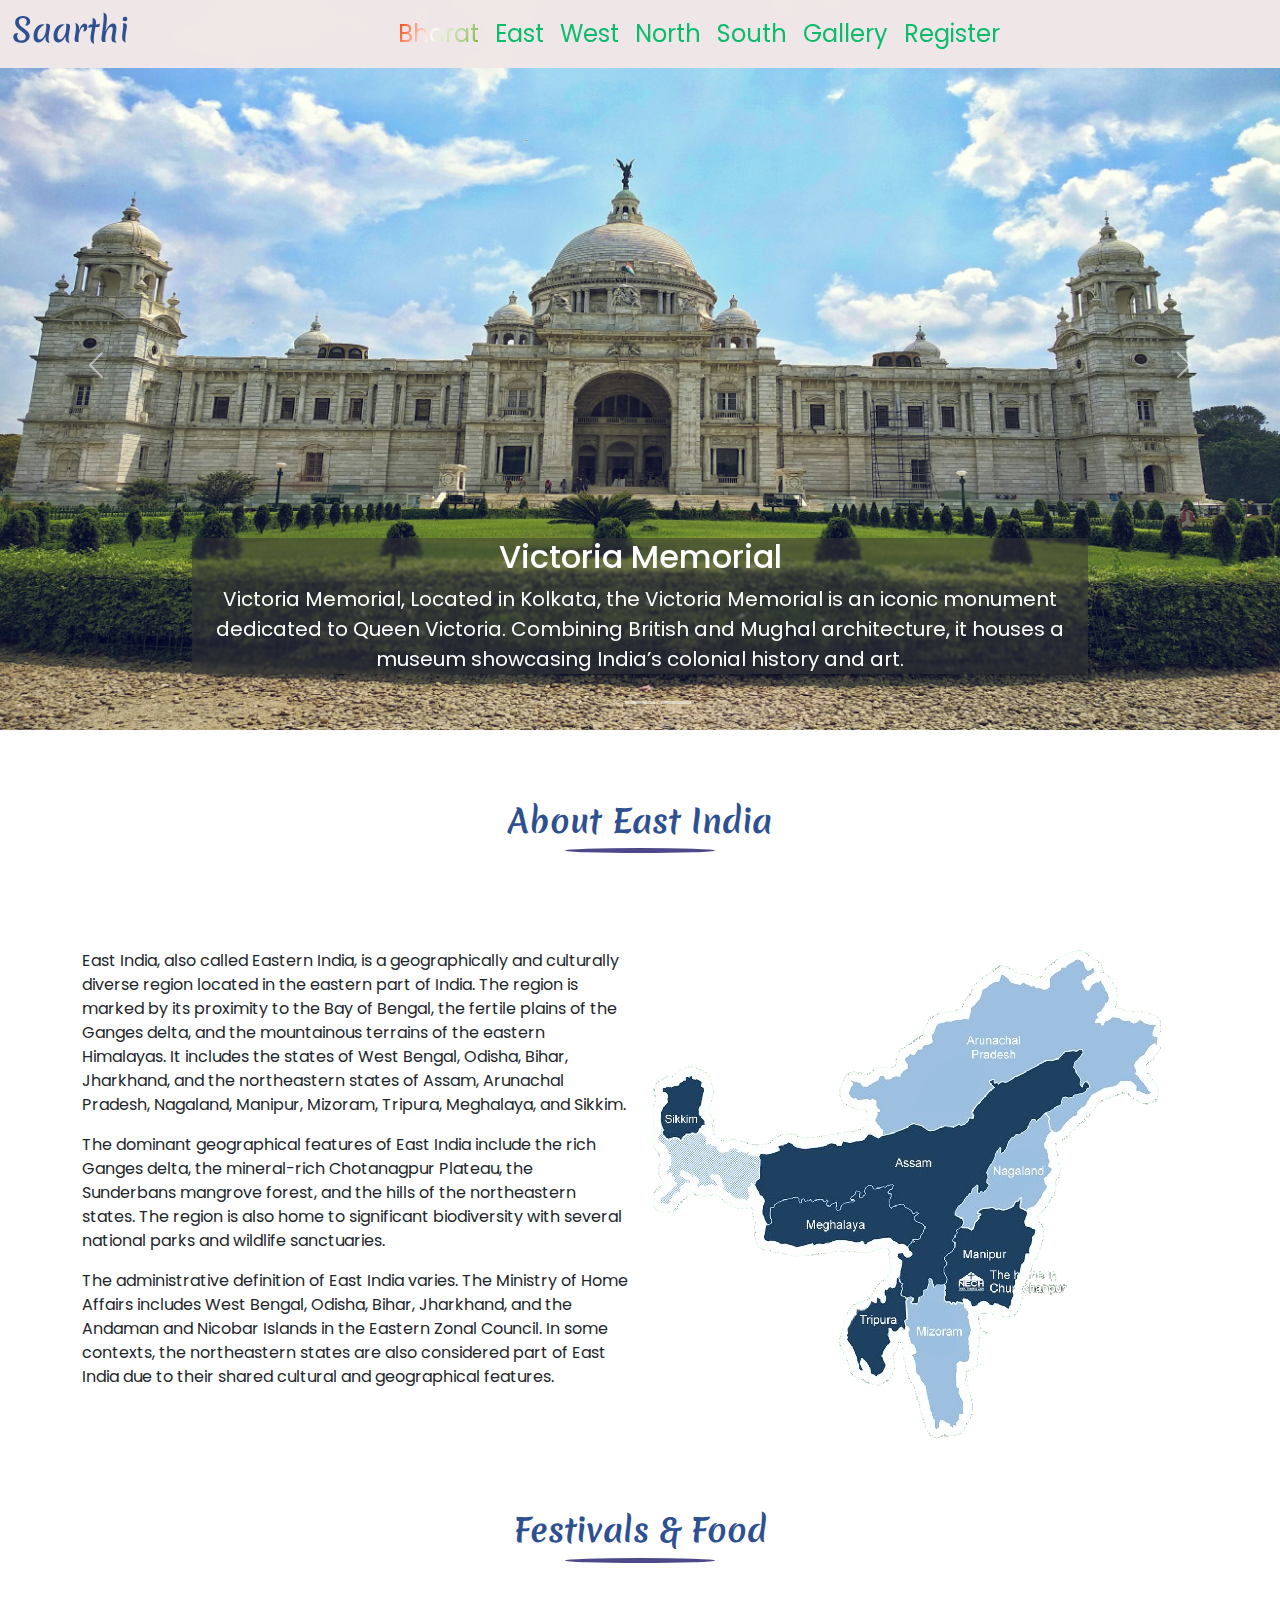
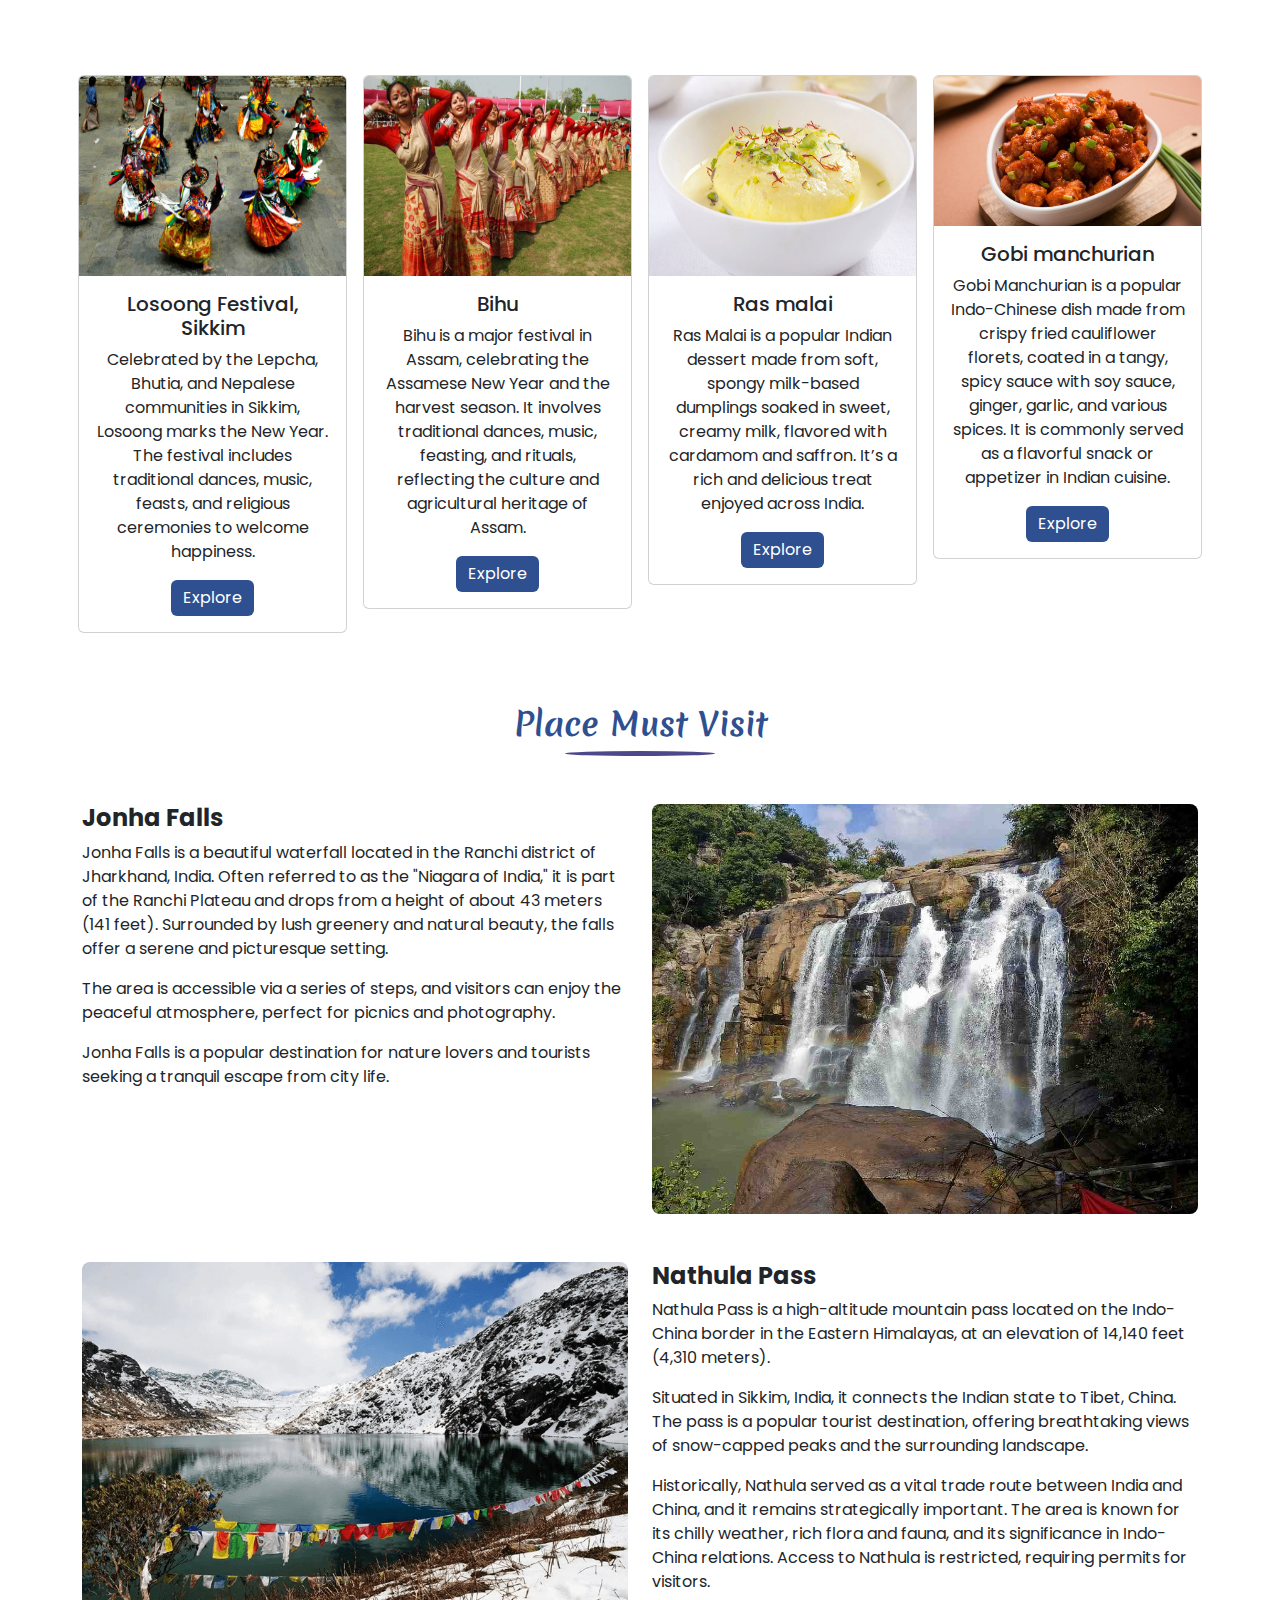
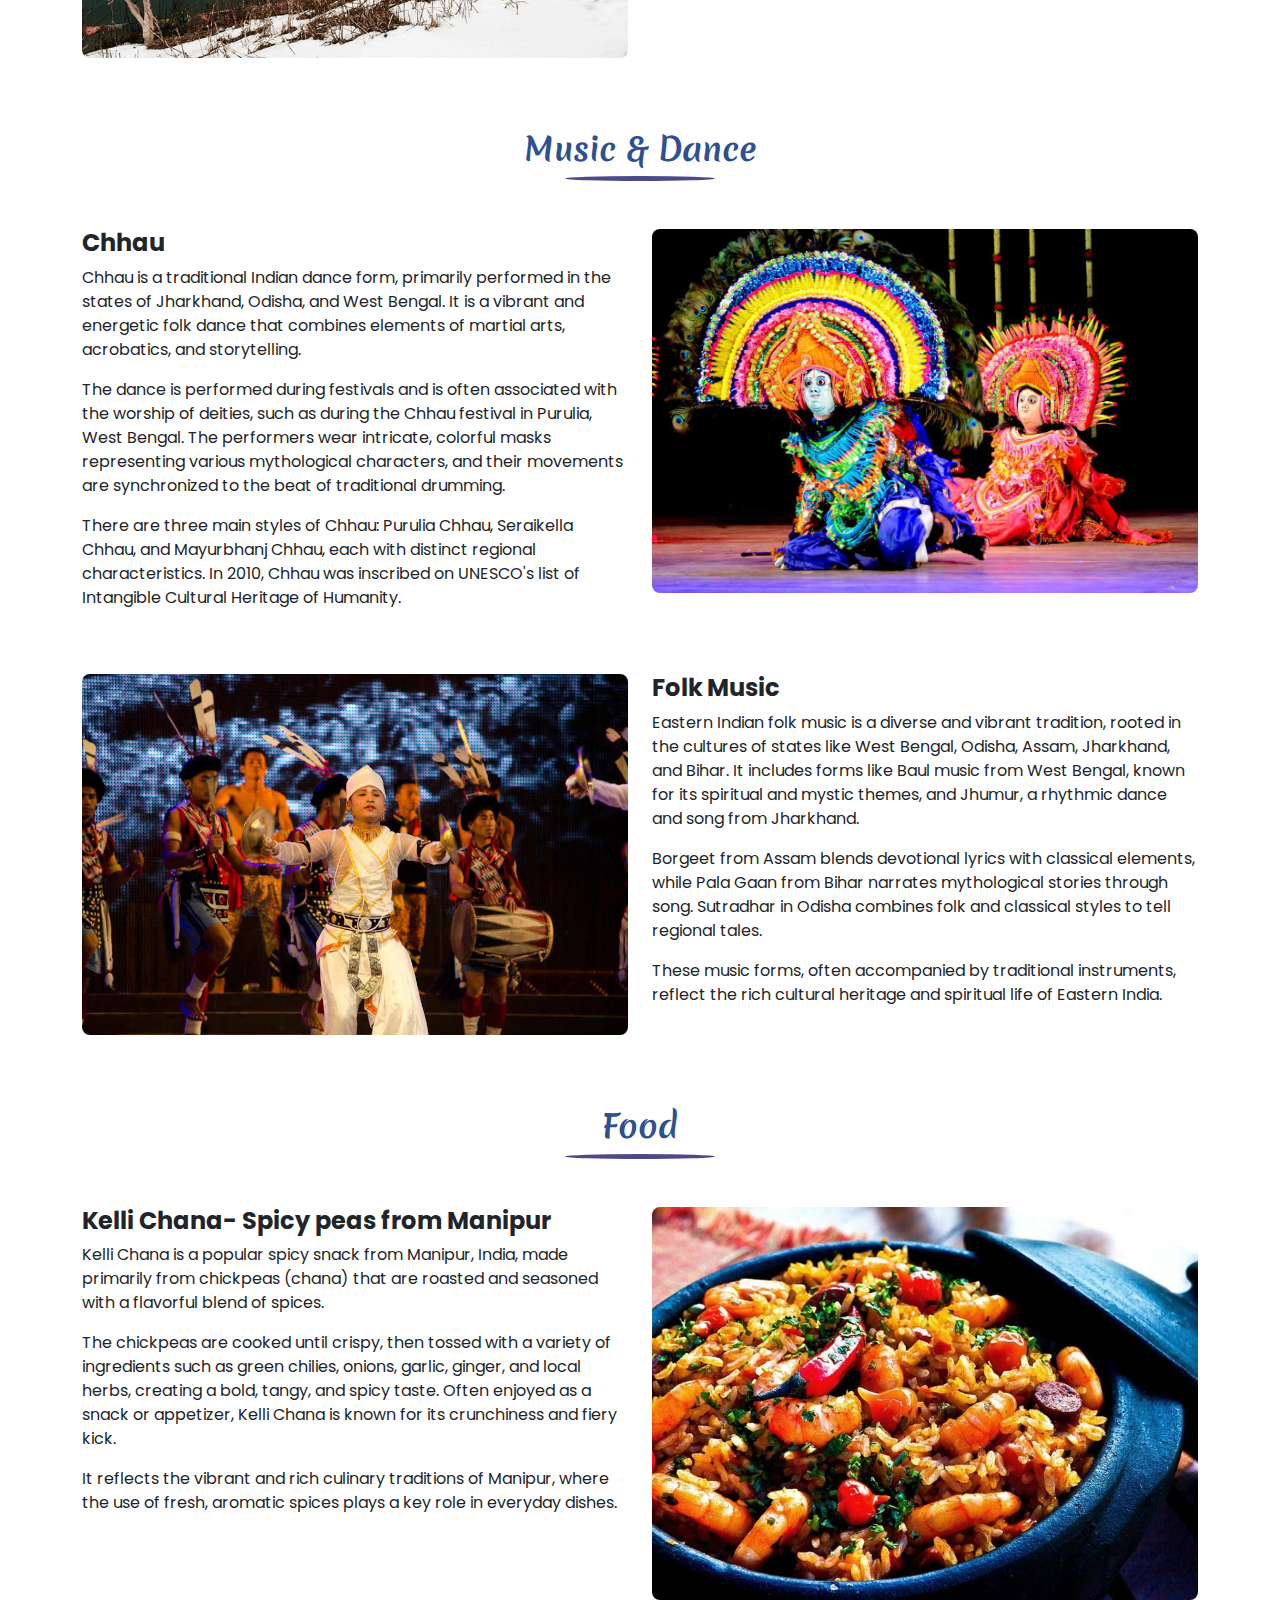
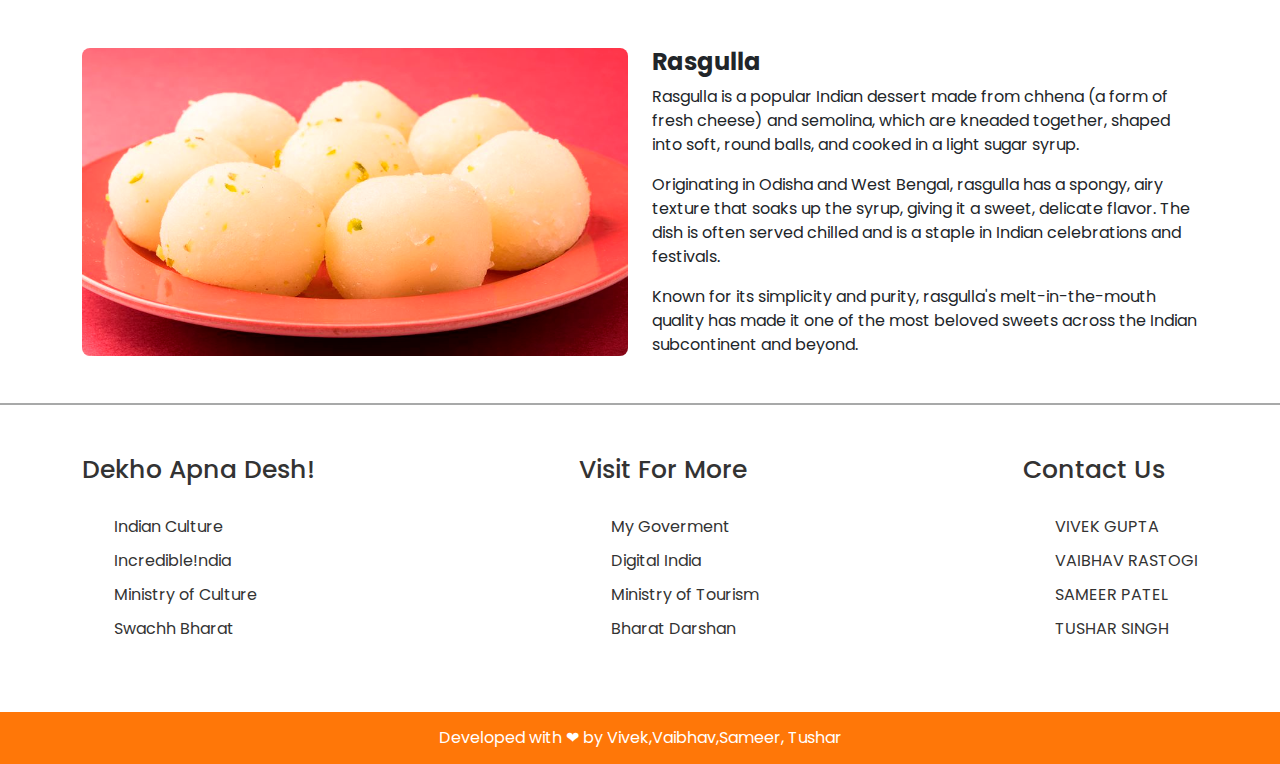
<file: innotech/webpage/east.html>
<!DOCTYPE html>
<html lang="en">

<head>
  <meta charset="UTF-8">
  <meta name="viewport" content="width=device-width, initial-scale=1.0">
  <title>East</title>
  <link rel="stylesheet" href="culture.css">

  <link href="https://cdn.jsdelivr.net/npm/bootstrap@5.3.3/dist/css/bootstrap.min.css" rel="stylesheet"
    integrity="sha384-QWTKZyjpPEjISv5WaRU9OFeRpok6YctnYmDr5pNlyT2bRjXh0JMhjY6hW+ALEwIH" crossorigin="anonymous">
  <script src="https://cdn.jsdelivr.net/npm/bootstrap@5.3.3/dist/js/bootstrap.bundle.min.js"
    integrity="sha384-YvpcrYf0tY3lHB60NNkmXc5s9fDVZLESaAA55NDzOxhy9GkcIdslK1eN7N6jIeHz"
    crossorigin="anonymous"></script>
  <link rel="stylesheet" href="https://cdnjs.cloudflare.com/ajax/libs/font-awesome/6.5.1/css/all.min.css"
    integrity="sha512-DTOQO9RWCH3ppGqcWaEA1BIZOC6xxalwEsw9c2QQeAIftl+Vegovlnee1c9QX4TctnWMn13TZye+giMm8e2LwA=="
    crossorigin="anonymous" referrerpolicy="no-referrer" />
  <link type="image" rel="icon"
    href="https://upload.wikimedia.org/wikipedia/en/thumb/4/41/Flag_of_India.svg/800px-Flag_of_India.svg.png?20111003033457" />
</head>

<body>

  <nav class="navbar navbar-expand-lg fixed-top">
    <div class="container-fluid">
      <!-- <a class="navbar-brand" href="#"><img src="png-transparent-india-food-culture-of-india-drawing-doodle-cartoon-recreation-thumbnail-removebg-preview.png" alt="" width="120px"></a> -->
      <a href="/innotech/index.html" style="text-decoration: none;">
        <h2 style="color: orangered;" width="40px">Saarthi</h2>
      </a>
      <!-- <button class="navbar-toggler" type="button" data-bs-toggle="collapse" data-bs-target="#navbarSupportedContent" aria-controls="navbarSupportedContent" aria-expanded="false" aria-label="Toggle navigation">
            <span class="navbar-toggler-icon"></span>
          </button> -->
          <div class="collapse navbar-collapse" id="navbarSupportedContent">
            <ul class="navbar-nav mx-auto mb-2 mb-lg-0">
              <!-- <li class="nav-item">
                <a class="nav-link active acc" aria-current="page" href="/index.html">Home</a>
              </li> -->
              <li class="nav-item">
                <a class="nav-link active " aria-current="page" href="webpage.html">Bharat</a>
              </li>
              <li class="nav-item">
                <a class="nav-link" href="east.html">East</a>
              </li>
              <li class="nav-item">
                <a class="nav-link" href="west.html">West</a>
              </li> 
              <li class="nav-item">
                <a class="nav-link" href="north.html">North</a>
              </li>
              <li class="nav-item">
                <a class="nav-link" href="south.html">South</a>
              </li>
              <li class="nav-item">
                <a class="nav-link" href="gallery.html">Gallery</a>
              </li>
              <li class="nav-item">
                <a class="nav-link" href="/innotech/login.html">Register</a>
              </li>
              </div>
              
     </div>
   </nav>

    <div id="carouselExampleCaptions" class="carousel slide">
      <div class="carousel-indicators">
        <button type="button" data-bs-target="#carouselExampleCaptions" data-bs-slide-to="0" class="active" aria-current="true" aria-label="Slide 1"></button>
        <button type="button" data-bs-target="#carouselExampleCaptions" data-bs-slide-to="1" aria-label="Slide 2"></button>
        <button type="button" data-bs-target="#carouselExampleCaptions" data-bs-slide-to="2" aria-label="Slide 3"></button>

      </div>
    </div>

  </nav>
  <div id="carouselExampleCaptions" class="carousel slide">
    <div class="carousel-indicators">
      <button type="button" data-bs-target="#carouselExampleCaptions" data-bs-slide-to="0" class="active"
        aria-current="true" aria-label="Slide 1"></button>
      <button type="button" data-bs-target="#carouselExampleCaptions" data-bs-slide-to="1"
        aria-label="Slide 2"></button>
      <button type="button" data-bs-target="#carouselExampleCaptions" data-bs-slide-to="2"
        aria-label="Slide 3"></button>
    </div>
    <div class="carousel-inner">
      <div class="carousel-item active">
        <img src="abhisek-paul-agsqBX6OUqY-unsplash.jpg" class="d-block w-100" alt="..." width="100%" height="730px">
        <div class="carousel-caption d-none d-md-block">
          <div class="back">
            <h5 class=" fs-2 ">Victoria Memorial</h5>
            <p class="text-white fs-5 fw-normal">Victoria Memorial, Located in Kolkata, the Victoria Memorial is an
              iconic monument dedicated to Queen Victoria. Combining British and Mughal architecture, it houses a museum
              showcasing India’s colonial history and art.</p>
          </div>
        </div>
      </div>
      <div class="carousel-item">
        <img src="pexels-nancy-yu-6480363.jpg" class="d-block w-100" alt="..." width="100%" height="730px">
        <div class="carousel-caption d-none d-md-block">
          <div class="back">
            <h5 class="fs-2">Mahabodhi Temple</h5>
            <p class="text-white fs-5 fw-normal">Mahabodhi Temple, Situated in Bodh Gaya, Bihar, the Mahabodhi Temple
              marks the spot where Lord Buddha attained enlightenment. A UNESCO World Heritage Site, it attracts
              pilgrims and tourists alike for its historical and spiritual significance.</p>
          </div>
        </div>
      </div>
      <div class="carousel-item">
        <img src="mausoleum-7062500_1280.jpg" class="d-block w-100" alt="..." width="100%" height="730px">
        <div class="carousel-caption d-none d-md-block">
          <div class="back">
            <h5 class="fs-2">Sher shah suri's tomb</h5>
            <p class="text-white fs-5 fw-normal">Sher Shah Suri's Tomb, Located in Sasaram, Bihar, Sher Shah Suri's tomb
              is an impressive Mughal-style structure. It commemorates the founder of the Suri Empire and showcases the
              architectural grandeur of the period.</p>
          </div>
        </div>
      </div>
    </div>
    <button class="carousel-control-prev" type="button" data-bs-target="#carouselExampleCaptions" data-bs-slide="prev">
      <span class="carousel-control-prev-icon" aria-hidden="true"></span>
      <span class="visually-hidden">Previous</span>
    </button>
    <button class="carousel-control-next" type="button" data-bs-target="#carouselExampleCaptions" data-bs-slide="next">
      <span class="carousel-control-next-icon" aria-hidden="true"></span>
      <span class="visually-hidden">Next</span>
    </button>
  </div>


  <div class="container mt-5 pt-4 text-center">
    <h2 class="fw-bolder">About East India</h2>
    <div class="line rounded-circle mx-auto" style="width: 150px ;height:5px;"></div>
  </div>

  <div class="container mt-5 pt-5">
    <div class="row">
      <div class="col col-12 col-sm-12 col-md-5 col-lg-6">
        <p>East India, also called Eastern India, is a geographically and culturally diverse region located in the
          eastern part of India. The region is marked by its proximity to the Bay of Bengal, the fertile plains of the
          Ganges delta, and the mountainous terrains of the eastern Himalayas. It includes the states of West Bengal,
          Odisha, Bihar, Jharkhand, and the northeastern states of Assam, Arunachal Pradesh, Nagaland, Manipur, Mizoram,
          Tripura, Meghalaya, and Sikkim.</p>
        <p>The dominant geographical features of East India include the rich Ganges delta, the mineral-rich Chotanagpur
          Plateau, the Sunderbans mangrove forest, and the hills of the northeastern states. The region is also home to
          significant biodiversity with several national parks and wildlife sanctuaries.</p>
        <p>The administrative definition of East India varies. The Ministry of Home Affairs includes West Bengal,
          Odisha, Bihar, Jharkhand, and the Andaman and Nicobar Islands in the Eastern Zonal Council. In some contexts,
          the northeastern states are also considered part of East India due to their shared cultural and geographical
          features.</p>
      </div>
      <div class="col  col-12 col-sm-12 col-md-5 col-lg-6">
        <img src="A4285-An-overview-of-sustainable-development-in-North-East-India-IMG-1-removebg-preview.png" alt=""
          class="img-fluid">
      </div>
    </div>
  </div>



  <div class="container mt-5 pt-4 text-center">
    <h2 class="fw-bolder">Festivals & Food</h2>
    <div class="line rounded-circle mx-auto" style="width: 150px ;height:5px;"></div>
  </div>

  <div class="container mt-5 pt-5">
    <div class="row text-center text-start">
      <div class="col col-12 col-sm-12 col-md-6 col-lg-3 g-3">
        <div class="card">
          <img src="loosong.jpg" class="card-img-top" alt="..." height="200px">
          <div class="card-body">
            <h5 class="card-title">Losoong Festival, Sikkim
            </h5>
            <p class="card-text">Celebrated by the Lepcha, Bhutia, and Nepalese communities in Sikkim, Losoong marks the
              New Year. The festival includes traditional dances, music, feasts, and religious ceremonies to welcome
              happiness.</p>
            <a href="north.html" class="btn btn-primary">Explore</a>
          </div>
        </div>
      </div> <!-- col -->
      <!-- col -->

      <div class="col col-12 col-sm-12 col-md-6 col-lg-3 g-3">
        <div class="card">
          <img src="bihu-event.jpg" class="card-img-top" alt="..." height="200px">
          <div class="card-body">
            <h5 class="card-title">Bihu</h5>
            <p class="card-text">Bihu is a major festival in Assam, celebrating the Assamese New Year and the harvest
              season. It involves traditional dances, music, feasting, and rituals, reflecting the culture and
              agricultural heritage of Assam.</p>
            <a href="south.html" class="btn btn-primary">Explore</a>
          </div>
        </div>
      </div> <!-- col -->

      <div class="col col-12 col-sm-12 col-md-6 col-lg-3 g-3">
        <div class="card">
          <img src="b53ee1a62b704a36b63361822681ed47.jpg" class="card-img-top" alt="..." height="200px">
          <div class="card-body">
            <h5 class="card-title">Ras malai</h5>
            <p class="card-text">Ras Malai is a popular Indian dessert made from soft, spongy milk-based dumplings
              soaked in sweet, creamy milk, flavored with cardamom and saffron. It’s a rich and delicious treat enjoyed
              across India.</p>
            <a href="east.html" class="btn btn-primary">Explore</a>
          </div>
        </div>
      </div> <!-- col -->

      <div class="col col-12 col-sm-12 col-md-6 col-lg-3 g-3">
        <div class="card">
          <img src="cba6279ae21445539df7e5f35b063bcb.jpg" class="card-img-top" alt="...">
          <div class="card-body">
            <h5 class="card-title">Gobi manchurian</h5>
            <p class="card-text">Gobi Manchurian is a popular Indo-Chinese dish made from crispy fried cauliflower
              florets, coated in a tangy, spicy sauce with soy sauce, ginger, garlic, and various spices. It is commonly
              served as a flavorful snack or appetizer in Indian cuisine.</p>
            <a href="west.html" class="btn btn-primary">Explore</a>
          </div>
        </div>
      </div> <!-- col -->
    </div> <!-- row -->
  </div>







  <div class="container mt-5 pt-4 text-center">
    <h2 class="fw-bolder">Place Must Visit</h2>
    <div class="line rounded-circle mx-auto" style="width: 150px ;height:5px;"></div>
  </div>
  <div class="container mt-5">
    <div class="row">
      <div class="col  col-12 col-sm-12 col-md-5 col-lg-6">
        <h4 class="fw-bold"> Jonha Falls</h4>
        <p>Jonha Falls is a beautiful waterfall located in the Ranchi district of Jharkhand, India. Often referred to as
          the "Niagara of India," it is part of the Ranchi Plateau and drops from a height of about 43 meters (141
          feet). Surrounded by lush greenery and natural beauty, the falls offer a serene and picturesque setting.</p>
        <p>The area is accessible via a series of steps, and visitors can enjoy the peaceful atmosphere, perfect for
          picnics and photography. </p>
        <p>Jonha Falls is a popular destination for nature lovers and tourists seeking a tranquil escape from city life.
        </p>
      </div>

      <div class="col  col-12 col-sm-12 col-md-7 col-lg-6">
        <img src="jonha-waterfalls-jharkhand.jpg" alt="" class="img-fluid  rounded-3">
      </div>
    </div>
  </div>


  <div class="container mt-5">
    <div class="row">
      <div class="col  col-12 col-sm-12 col-md-7 col-lg-6">
        <img src="637350613416802581Gw6BpW.png" alt="" class="img-fluid  rounded-3">
      </div>
      <div class="col  col-12 col-sm-12 col-md-5 col-lg-6">
        <h4 class="fw-bold">Nathula Pass</h4>
        <p>
          Nathula Pass is a high-altitude mountain pass located on the Indo-China border in the Eastern Himalayas, at an
          elevation of 14,140 feet (4,310 meters). </p>
        <p> Situated in Sikkim, India, it connects the Indian state to Tibet, China. The pass is a popular tourist
          destination, offering breathtaking views of snow-capped peaks and the surrounding landscape. </p>
        <p>Historically, Nathula served as a vital trade route between India and China, and it remains strategically
          important. The area is known for its chilly weather, rich flora and fauna, and its significance in Indo-China
          relations. Access to Nathula is restricted, requiring permits for visitors.</p>
      </div>


    </div>
  </div>






  <div class="container mt-5 pt-4 text-center">
    <h2 class="fw-bolder">Music & Dance</h2>
    <div class="line rounded-circle mx-auto" style="width: 150px ;height:5px;"></div>
  </div>
  <div class="container mt-5">
    <div class="row">
      <div class="col  col-12 col-sm-12 col-md-5 col-lg-6">
        <h4 class="fw-bold">Chhau</h4>
        <p>Chhau is a traditional Indian dance form, primarily performed in the states of Jharkhand, Odisha, and West
          Bengal. It is a vibrant and energetic folk dance that combines elements of martial arts, acrobatics, and
          storytelling.</p>
        <p>The dance is performed during festivals and is often associated with the worship of deities, such as during
          the Chhau festival in Purulia, West Bengal. The performers wear intricate, colorful masks representing various
          mythological characters, and their movements are synchronized to the beat of traditional drumming. </p>
        <p>There are three main styles of Chhau: Purulia Chhau, Seraikella Chhau, and Mayurbhanj Chhau, each with
          distinct regional characteristics. In 2010, Chhau was inscribed on UNESCO's list of Intangible Cultural
          Heritage of Humanity.</p>
      </div>

      <div class="col  col-12 col-sm-12 col-md-7 col-lg-6">
        <img src="Chhau_dance_20170927130356.jpg" alt="" class="img-fluid  rounded-3">
      </div>
    </div>
  </div>


  <div class="container mt-5">
    <div class="row">
      <div class="col  col-12 col-sm-12 col-md-7 col-lg-6">
        <img src="special-northeastern-folk-music-and-dance-presention.jpg" alt="" class="img-fluid  rounded-3">
      </div>
      <div class="col  col-12 col-sm-12 col-md-5 col-lg-6">
        <h4 class="fw-bold"> Folk Music</h4>
        <p>Eastern Indian folk music is a diverse and vibrant tradition, rooted in the cultures of states like West
          Bengal, Odisha, Assam, Jharkhand, and Bihar. It includes forms like Baul music from West Bengal, known for its
          spiritual and mystic themes, and Jhumur, a rhythmic dance and song from Jharkhand.
        </p>
        <p> Borgeet from Assam blends devotional lyrics with classical elements, while Pala Gaan from Bihar narrates mythological stories through song. Sutradhar in Odisha combines folk and classical styles to tell regional tales. </p>
        <p>These music forms, often accompanied by traditional instruments, reflect the rich cultural heritage and spiritual life of Eastern India.



        </p>
      </div>


    </div>
  </div>


  <div class="container mt-5 pt-4 text-center">
    <h2 class="fw-bolder">Food</h2>
    <div class="line rounded-circle mx-auto" style="width: 150px ;height:5px;"></div>
  </div>
  <div class="container mt-5">
    <div class="row">
      <div class="col  col-12 col-sm-12 col-md-5 col-lg-6">
        <h4 class="fw-bold">Kelli Chana- Spicy peas from Manipur</h4>
        <p>Kelli Chana is a popular spicy snack from Manipur, India, made primarily from chickpeas (chana) that are roasted and seasoned with a flavorful blend of spices.
        </p>
        <p>The chickpeas are cooked until crispy, then tossed with a variety of ingredients such as green chilies, onions, garlic, ginger, and local herbs, creating a bold, tangy, and spicy taste. Often enjoyed as a snack or appetizer, Kelli Chana is known for its crunchiness and fiery kick.</p>
        <p>It reflects the vibrant and rich culinary traditions of Manipur, where the use of fresh, aromatic spices plays a key role in everyday dishes.</p>
      </div>

      <div class="col  col-12 col-sm-12 col-md-7 col-lg-6">
        <img src="Kelli-Chana.jpg" alt="" class="img-fluid  rounded-3">
      </div>
    </div>
  </div>


  <div class="container mt-5">
    <div class="row">
      <div class="col  col-12 col-sm-12 col-md-7 col-lg-6">
        <img src="728691b02df3490bbbecdea8422530d1.jpg" alt="" class="img-fluid  rounded-3">
      </div>
      <div class="col  col-12 col-sm-12 col-md-5 col-lg-6">
        <h4 class="fw-bold">Rasgulla </h4>
        <p>Rasgulla is a popular Indian dessert made from chhena (a form of fresh cheese) and semolina, which are kneaded together, shaped into soft, round balls, and cooked in a light sugar syrup. 
        </p>
        <p> Originating in Odisha and West Bengal, rasgulla has a spongy, airy texture that soaks up the syrup, giving it a sweet, delicate flavor. The dish is often served chilled and is a staple in Indian celebrations and festivals. </p>
        <p>Known for its simplicity and purity, rasgulla's melt-in-the-mouth quality has made it one of the most beloved sweets across the Indian subcontinent and beyond.</p>
      </div>


    </div>
  </div>
  <footer>
    <div class="container">
      <div class="footer-par">
        <!-- <div class="footer-1">
                              <h2>Travel with us</h2>
                          </div> -->
        <div class="footer-2 fot-info">
          <h3>Dekho Apna Desh!</h3>
          <ul>
            <li><a href="https://indianculture.gov.in/">Indian Culture</a></li>
            <li><a href="https://www.incredibleindia.org/content/incredible-india-v2/en.html">Incredible!ndia</a>
            </li>
            <li><a href="http://www.indiaculture.nic.in/hi">Ministry of Culture</a></li>
            <li><a href="https://swachhbharatmission.gov.in/SBMCMS/index.htm">Swachh Bharat</a></li>
          </ul>
        </div>
        <div class="footer-3 fot-info">
          <h3>Visit For More</h3>
          <ul>
            <li><a href="https://www.mygov.in/">My Goverment</a></li>
            <li><a href="https://www.digitalindia.gov.in/">Digital India</a></li>
            <li><a href="https://tourism.gov.in/">Ministry of Tourism</a></li>
            <li><a href="https://bharatdarshanpark.com/">Bharat Darshan</a></li>
          </ul>
        </div>
        <div class="footer-4 fot-info">
          <h3>Contact Us</h3>
          <ul>
            <li><a href="https://github.com/learnervivek">VIVEK GUPTA</a></li>
            <li><a href="https://github.com/vaibhav2616">VAIBHAV RASTOGI</a></li>
            <li><a href="https://github.com/sameerpatel01">SAMEER PATEL</a></li>
            <li><a href="https://github.com/tusharsingh1206">TUSHAR SINGH</a></li>


          </ul>
        </div>
      </div>
    </div>
    <p class="copyright">Developed with ❤ by Vivek,Vaibhav,Sameer, Tushar</p>
  </footer>
  <script>
    window.embeddedChatbotConfig = {
      chatbotId: "jUqV7s6BVVvzN-EKd3yrP",
      domain: "www.chatbase.co"
    }
  </script>
  <script src="https://www.chatbase.co/embed.min.js" chatbotId="jUqV7s6BVVvzN-EKd3yrP" domain="www.chatbase.co" defer>
  </script>
</body>

</html>
</file>
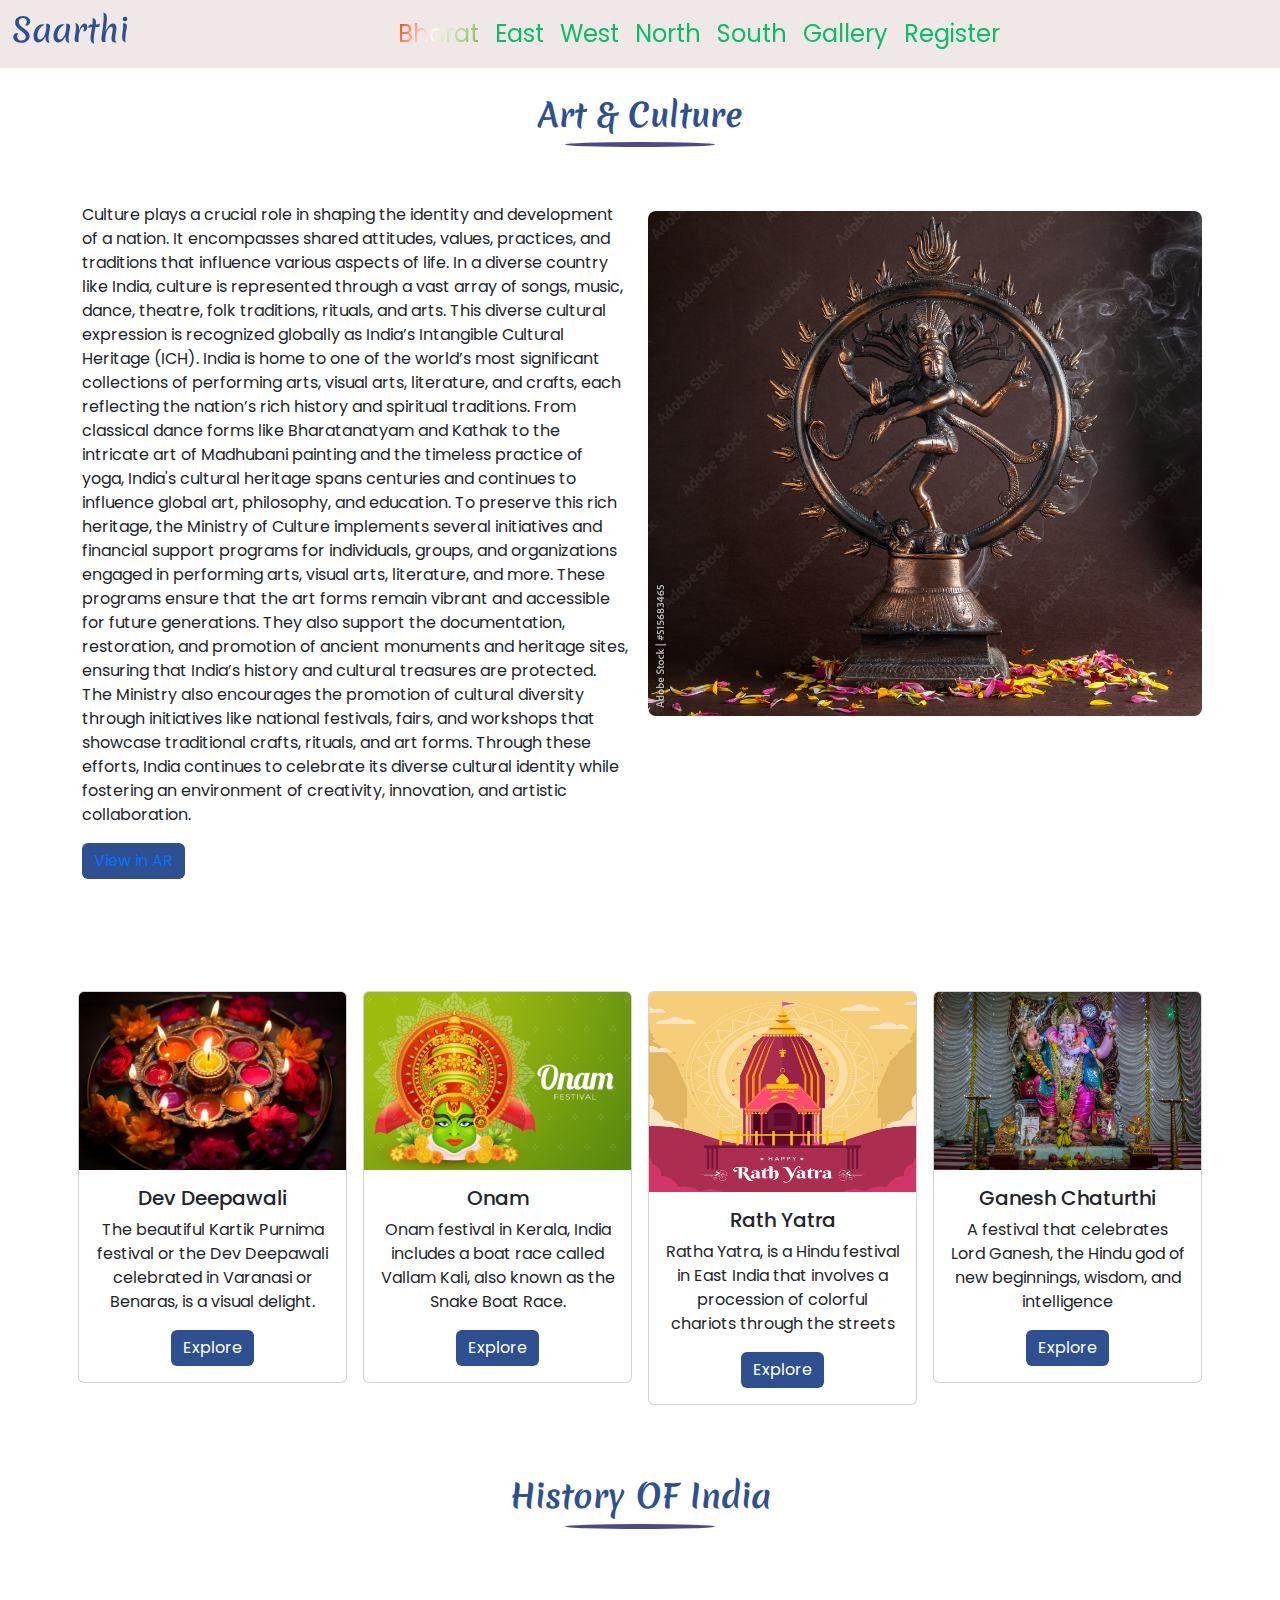
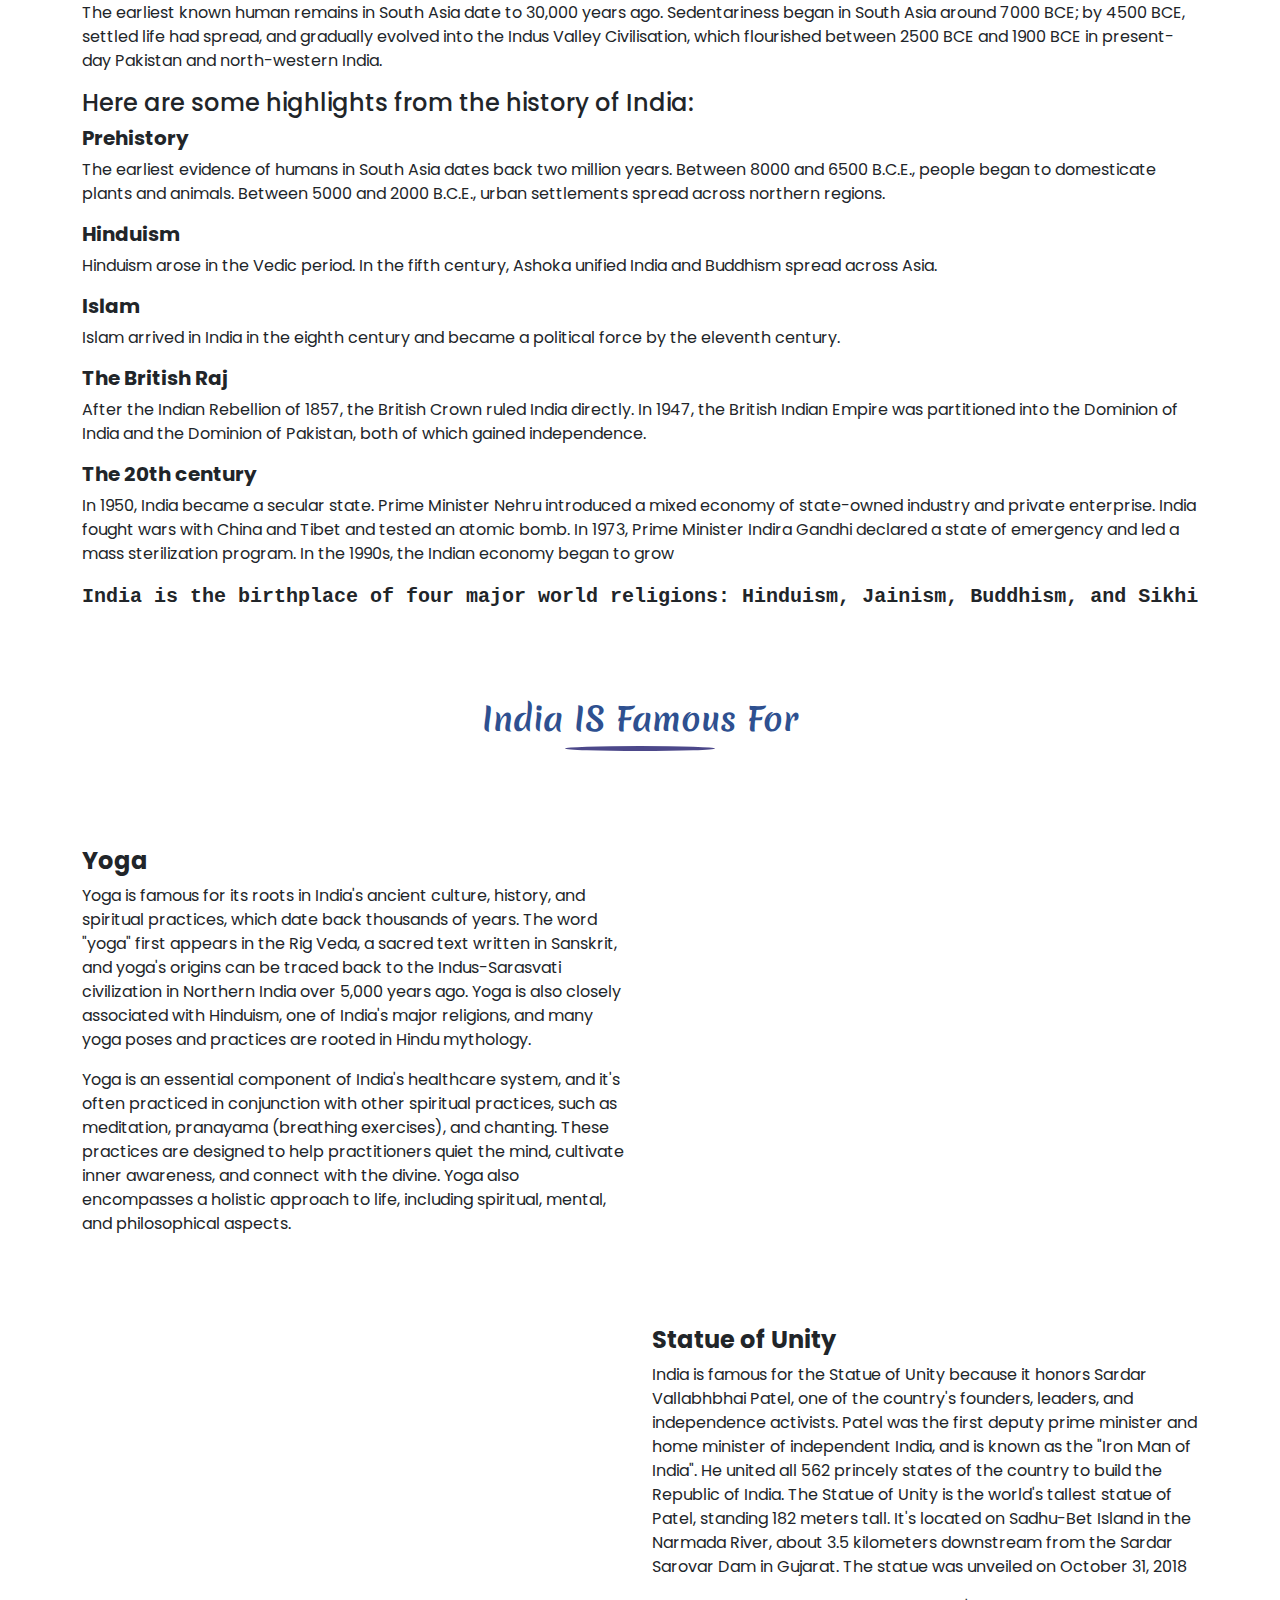
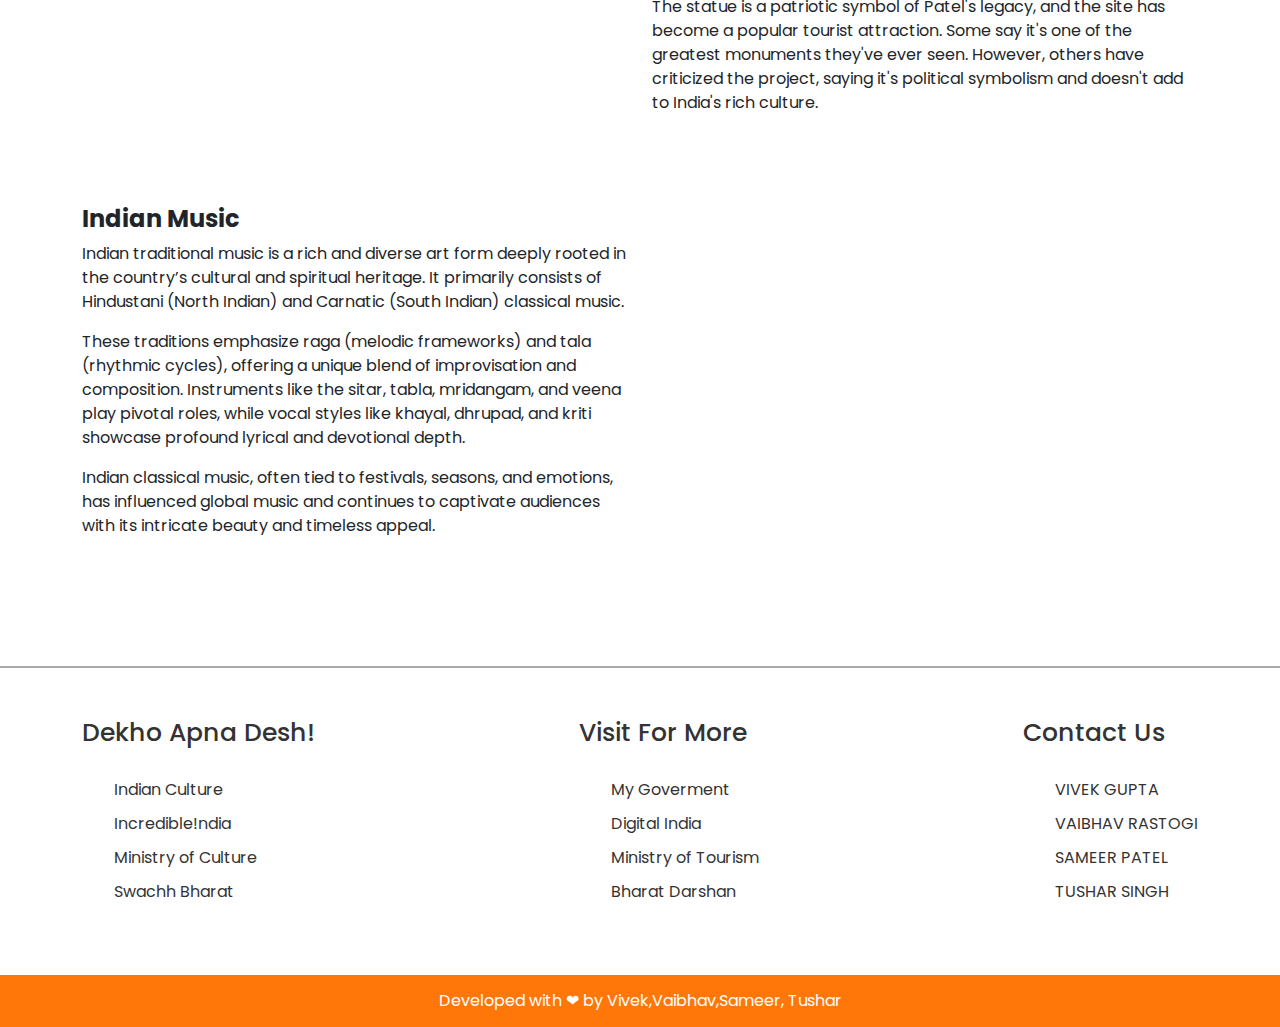
<file: innotech/webpage/webpage.html>
<!DOCTYPE html>
<html lang="en">

<head>
  <meta charset="UTF-8">
  <meta name="viewport" content="width=device-width, initial-scale=1.0">
  <title>Heritage Sites</title>
  <link rel="stylesheet" href="culture.css">

  <link href="https://cdn.jsdelivr.net/npm/bootstrap@5.3.3/dist/css/bootstrap.min.css" rel="stylesheet"
    integrity="sha384-QWTKZyjpPEjISv5WaRU9OFeRpok6YctnYmDr5pNlyT2bRjXh0JMhjY6hW+ALEwIH" crossorigin="anonymous">
  <script src="https://cdn.jsdelivr.net/npm/bootstrap@5.3.3/dist/js/bootstrap.bundle.min.js"
    integrity="sha384-YvpcrYf0tY3lHB60NNkmXc5s9fDVZLESaAA55NDzOxhy9GkcIdslK1eN7N6jIeHz"
    crossorigin="anonymous"></script>
  <link rel="stylesheet" href="https://cdnjs.cloudflare.com/ajax/libs/font-awesome/6.5.1/css/all.min.css"
    integrity="sha512-DTOQO9RWCH3ppGqcWaEA1BIZOC6xxalwEsw9c2QQeAIftl+Vegovlnee1c9QX4TctnWMn13TZye+giMm8e2LwA=="
    crossorigin="anonymous" referrerpolicy="no-referrer" />
  <link type="image" rel="icon"
    href="https://upload.wikimedia.org/wikipedia/en/thumb/4/41/Flag_of_India.svg/800px-Flag_of_India.svg.png?20111003033457" />
</head>

<body>

  <nav class="navbar navbar-expand-lg fixed-top">
    <div class="container-fluid">
      <!-- <a class="navbar-brand" href="#"><img src="png-transparent-india-food-culture-of-india-drawing-doodle-cartoon-recreation-thumbnail-removebg-preview.png" alt="" width="40px"></a> -->
      <a href="/innotech/index.html" style="text-decoration: none;">
        <h2 style="color: orangered;" width="40px">Saarthi</h2>
      </a>
      <!-- <button class="navbar-toggler" type="button" data-bs-toggle="collapse" data-bs-target="#navbarSupportedContent" aria-controls="navbarSupportedContent" aria-expanded="false" aria-label="Toggle navigation">
            <span class="navbar-toggler-icon"></span>
          </button> -->
          <div class="collapse navbar-collapse" id="navbarSupportedContent">
            <ul class="navbar-nav mx-auto mb-2 mb-lg-0">
              <!-- <li class="nav-item">
                <a class="nav-link active " aria-current="page" href="/index.html">Home</a>
              </li> -->
              <li class="nav-item">
                <a class="nav-link active " aria-current="page" href="webpage.html">Bharat</a>
              </li>
              <li class="nav-item">
                <a class="nav-link" href="east.html">East</a>
              </li>
              <li class="nav-item">
                <a class="nav-link" href="west.html">West</a>
              </li> 
              <li class="nav-item">
                <a class="nav-link" href="north.html">North</a>
              </li>
              <li class="nav-item">
                <a class="nav-link" href="south.html">South</a>
              </li>
              <li class="nav-item">
                <a class="nav-link" href="gallery.html">Gallery</a>
              </li>
              <li class="nav-item">
                <a class="nav-link" href="/innotech/login.html">Register</a>
              </li>
          </div>
        </div>
      </nav>







  <div id="carouselExampleIndicators" class="carousel slide ">
    <div class="carousel-indicators">
      <button type="button" data-bs-target="#carouselExampleIndicators" data-bs-slide-to="0" class="active"
        aria-current="true" aria-label="Slide 1"></button>
      <button type="button" data-bs-target="#carouselExampleIndicators" data-bs-slide-to="1"
        aria-label="Slide 2"></button>
      <button type="button" data-bs-target="#carouselExampleIndicators" data-bs-slide-to="2"
        aria-label="Slide 3"></button>
      <button type="button" data-bs-target="#carouselExampleIndicators" data-bs-slide-to="3"
        aria-label="Slide 3"></button>
      <button type="button" data-bs-target="#carouselExampleIndicators" data-bs-slide-to="4"
        aria-label="Slide 4"></button>
      <button type="button" data-bs-target="#carouselExampleIndicators" data-bs-slide-to="5"
        aria-label="Slide 5"></button>
      <button type="button" data-bs-target="#carouselExampleIndicators" data-bs-slide-to="6"
        aria-label="Slide 6"></button>
      <button type="button" data-bs-target="#carouselExampleIndicators" data-bs-slide-to="7"
        aria-label="Slide 7"></button>
      <button type="button" data-bs-target="#carouselExampleIndicators" data-bs-slide-to="8"
        aria-label="Slide 8"></button>
    </div>
    <div class="carousel-inner">
      <div class="carousel-item active">
        <!-- <img src="4370707_20007.jpg" class="d-block w-100" alt="..." width="100%" height="730px"> -->
      </div>
      <div class="carousel-item">
        <img src="12805079_5075023.jpg" class="d-block w-100" alt="..." width="100%" height="730px">
      </div>
      <div class="carousel-item">
        <img src="15272893_5564053.jpg" class="d-block w-100" alt="..." width="100%" height="730px">
      </div>
      <div class="carousel-item">
        <img src="21979101_15003.jpg" class="d-block w-100" alt="..." width="100%" height="730px">
      </div>
      <div class="carousel-item">
        <img src="14308910_5448036.jpg" class="d-block w-100" alt="..." width="100%" height="730px">
      </div>
      <div class="carousel-item">
        <img src="34636964_8178466.jpg" class="d-block w-100" alt="..." width="100%" height="730px">
      </div>
      <div class="carousel-item">
        <img src="31591879_sl_073022_52050_27.jpg" class="d-block w-100" alt="..." width="100%" height="730px">
      </div>
      <div class="carousel-item">
        <img src="152617826_10519373.jpg" class="d-block w-100" alt="..." width="100%" height="730px">
      </div>
    </div>
    <button class="carousel-control-prev" type="button" data-bs-target="#carouselExampleIndicators"
      data-bs-slide="prev">
      <span class="carousel-control-prev-icon" aria-hidden="true"></span>
      <span class="visually-hidden">Previous</span>
    </button>
    <button class="carousel-control-next" type="button" data-bs-target="#carouselExampleIndicators"
      data-bs-slide="next">
      <span class="carousel-control-next-icon" aria-hidden="true"></span>
      <span class="visually-hidden">Next</span>
    </button>
  </div> -->

  <div class="container mt-5 pt-4 text-center">
    <h2 class="fw-bolder">Art & Culture</h2>
    <div class="line rounded-circle mx-auto" style="width: 150px ;height:5px;"></div>
  </div>

  <div class="container mt-5">
    <div class="row ">
      <div class="col col-12 col-sm-12 col-md-5 col-lg-6">
        <p class="pt-2">Culture plays a crucial role in shaping the identity and development of a nation. It encompasses shared attitudes, values, practices, and traditions that influence various aspects of life. In a diverse country like India, culture is represented through a vast array of songs, music, dance, theatre, folk traditions, rituals, and arts. This diverse cultural expression is recognized globally as India’s Intangible Cultural Heritage (ICH).

          India is home to one of the world’s most significant collections of performing arts, visual arts, literature, and crafts, each reflecting the nation’s rich history and spiritual traditions. From classical dance forms like Bharatanatyam and Kathak to the intricate art of Madhubani painting and the timeless practice of yoga, India's cultural heritage spans centuries and continues to influence global art, philosophy, and education.
          
          To preserve this rich heritage, the Ministry of Culture implements several initiatives and financial support programs for individuals, groups, and organizations engaged in performing arts, visual arts, literature, and more. These programs ensure that the art forms remain vibrant and accessible for future generations. They also support the documentation, restoration, and promotion of ancient monuments and heritage sites, ensuring that India’s history and cultural treasures are protected.
          
          The Ministry also encourages the promotion of cultural diversity through initiatives like national festivals, fairs, and workshops that showcase traditional crafts, rituals, and art forms. Through these efforts, India continues to celebrate its diverse cultural identity while fostering an environment of creativity, innovation, and artistic collaboration.
            </p>
        <div class="btn "><a href="https://mywebar.com/qr/571433" style="text-decoration: none;"">View in AR</a></div>
      </div>
      <div class="col col-12 col-sm-12 col-md-7 col-lg-6 g-3">
        <img src="natraj.jpeg" alt="" class="img-fluid rounded-3">
      </div>
    </div>
  </div>


  <div class="container mt-5 pt-5">
    <div class="row text-center text-start">
      <div class="col col-12 col-sm-12 col-md-6 col-lg-3 g-3">
        <div class="card">
          <img src="ai-generated-8261869_1280.jpg" class="card-img-top" alt="...">
          <div class="card-body">
            <h5 class="card-title">Dev Deepawali</h5>
            <p class="card-text">The beautiful Kartik Purnima festival or the Dev Deepawali celebrated in Varanasi or
              Benaras, is a visual delight.</p>
            <a href="north.html" class="btn btn-primary">Explore</a>
          </div>
        </div>
      </div> <!-- col -->
      <!-- col -->

      <div class="col col-12 col-sm-12 col-md-6 col-lg-3 g-3">
        <div class="card">
          <img src="7504970.jpg" class="card-img-top" alt="...">
          <div class="card-body">
            <h5 class="card-title">Onam</h5>
            <p class="card-text">Onam festival in Kerala, India includes a boat race called Vallam Kali, also known as
              the Snake Boat Race.</p>
            <a href="south.html" class="btn btn-primary">Explore</a>
          </div>
        </div>
      </div> <!-- col -->

      <div class="col col-12 col-sm-12 col-md-6 col-lg-3 g-3">
        <div class="card">
          <img src="5460665.jpg" class="card-img-top" alt="..." height="200px">
          <div class="card-body">
            <h5 class="card-title">Rath Yatra</h5>
            <p class="card-text">Ratha Yatra, is a Hindu festival in East India that involves a procession of colorful
              chariots through the streets</p>
            <a href="east.html" class="btn btn-primary">Explore</a>
          </div>
        </div>
      </div> <!-- col -->

      <div class="col col-12 col-sm-12 col-md-6 col-lg-3 g-3">
        <div class="card">
          <img src="sonika-agarwal-WKss-pwKw0s-unsplash.jpg" class="card-img-top" alt="...">
          <div class="card-body">
            <h5 class="card-title">Ganesh Chaturthi</h5>
            <p class="card-text">A festival that celebrates Lord Ganesh, the Hindu god of new beginnings, wisdom, and
              intelligence</p>
            <a href="west.html" class="btn btn-primary">Explore</a>
          </div>
        </div>
      </div> <!-- col -->
    </div> <!-- row -->
  </div>



  <div class="container mt-5 pt-4 text-center">
    <h2 class="fw-bolder">History OF India</h2>
    <div class="line rounded-circle mx-auto" style="width: 150px ;height:5px;"></div>

  </div>


  <div class="container mt-5 pt-4">
    <div class="row">
      <div class="col">
        <p>The earliest known human remains in South Asia date to 30,000 years ago. Sedentariness began in South Asia
          around 7000 BCE; by 4500 BCE, settled life had spread, and gradually evolved into the Indus Valley
          Civilisation, which flourished between 2500 BCE and 1900 BCE in present-day Pakistan and north-western India.
        </p>

        <h4>Here are some highlights from the history of India:</h4>
        <h5 class="fw-bold">Prehistory</h5>
        <p>The earliest evidence of humans in South Asia dates back two million years. Between 8000 and 6500 B.C.E.,
          people began to domesticate plants and animals. Between 5000 and 2000 B.C.E., urban settlements spread across
          northern regions.</p>

        <h5 class="fw-bold">Hinduism</h5>
        <p>Hinduism arose in the Vedic period. In the fifth century, Ashoka unified India and Buddhism spread across
          Asia.</p>

        <h5 class="fw-bold">Islam</h5>
        <p>Islam arrived in India in the eighth century and became a political force by the eleventh century.</p>

        <h5 class="fw-bold">The British Raj</h5>
        <p>After the Indian Rebellion of 1857, the British Crown ruled India directly. In 1947, the British Indian
          Empire was partitioned into the Dominion of India and the Dominion of Pakistan, both of which gained
          independence.</p>

        <h5 class="fw-bold">The 20th century</h5>
        <p>In 1950, India became a secular state. Prime Minister Nehru introduced a mixed economy of state-owned
          industry and private enterprise. India fought wars with China and Tibet and tested an atomic bomb. In 1973,
          Prime Minister Indira Gandhi declared a state of emergency and led a mass sterilization program. In the 1990s,
          the Indian economy began to grow</p>

        <pre
          class="fw-bolder fs-5">India is the birthplace of four major world religions: Hinduism, Jainism, Buddhism, and Sikhism.</pre>
      </div>


    </div>
  </div>


  <div class="container mt-5 pt-4 text-center">
    <h2 class="fw-bolder">India IS Famous For</h2>
    <div class="line rounded-circle mx-auto" style="width: 150px ;height:5px;"></div>

  </div>
  <div class="container mt-5 pt-5">
    <div class="row">
      <div class="col  col-12 col-sm-12 col-md-5 col-lg-6">
        <h4 class="fw-bold">Yoga</h4>
        <p>Yoga is famous for its roots in India's ancient culture, history, and spiritual practices, which date back
          thousands of years. The word "yoga" first appears in the Rig Veda, a sacred text written in Sanskrit, and
          yoga's origins can be traced back to the Indus-Sarasvati civilization in Northern India over 5,000 years ago.
          Yoga is also closely associated with Hinduism, one of India's major religions, and many yoga poses and
          practices are rooted in Hindu mythology. </p>
        <p>Yoga is an essential component of India's healthcare system, and it's often practiced in conjunction with
          other spiritual practices, such as meditation, pranayama (breathing exercises), and chanting. These practices
          are designed to help practitioners quiet the mind, cultivate inner awareness, and connect with the divine.
          Yoga also encompasses a holistic approach to life, including spiritual, mental, and philosophical aspects.</p>
      </div>

      <div class="col  col-12 col-sm-12 col-md-7 col-lg-6">
        <!-- <img src="indian-yogi-yogi-madhav-38BhHX0MC6M-unsplash.jpg" alt="" class="img-fluid rounded-3"> -->
        <div class="sketchfab-embed-wrapper"> <iframe title="Various Yoga Female Poses with Mat 003 Bundle"
            frameborder="0" allowfullscreen mozallowfullscreen="true" webkitallowfullscreen="true"
            allow="autoplay; fullscreen; xr-spatial-tracking" xr-spatial-tracking execution-while-out-of-viewport
            execution-while-not-rendered web-share width="636" height="424"
            src="https://sketchfab.com/models/c764eec29f54472e8b4dacafd0d52bf2/embed?autospin=1&autostart=1&annotations_visible=1&ui_theme=dark">
          </iframe> </div>
      </div>
    </div>
  </div>

  <div class="container mt-5">
    <div class="row">
      <div class="col col-12 col-sm-12 col-md-7 col-lg-6">
        <!-- <img src="statue-6678154_1280.jpg" alt="" class="img-fluid rounded-3"> -->
        <div class="sketchfab-embed-wrapper"> <iframe title="Statue of Unity" frameborder="0" allowfullscreen
            mozallowfullscreen="true" webkitallowfullscreen="true" allow="autoplay; fullscreen; xr-spatial-tracking"
            xr-spatial-tracking execution-while-out-of-viewport execution-while-not-rendered web-share width="636"
            height="424" src="https://sketchfab.com/models/2221e03866f24817972a16f3ad17c168/embed?theme=dark">
          </iframe> </div>
      </div>
      <div class="col  col-12 col-sm-12 col-md-5 col-lg-6">
        <h4 class="fw-bold">Statue of Unity</h4>
        <p>India is famous for the Statue of Unity because it honors Sardar Vallabhbhai Patel, one of the country's
          founders, leaders, and independence activists. Patel was the first deputy prime minister and home minister of
          independent India, and is known as the "Iron Man of India". He united all 562 princely states of the country
          to build the Republic of India. The Statue of Unity is the world's tallest statue of Patel, standing 182
          meters tall. It's located on Sadhu-Bet Island in the Narmada River, about 3.5 kilometers downstream from the
          Sardar Sarovar Dam in Gujarat. The statue was unveiled on October 31, 2018</p>
        <p>The statue is a patriotic symbol of Patel's legacy, and the site has become a popular tourist attraction.
          Some say it's one of the greatest monuments they've ever seen. However, others have criticized the project,
          saying it's political symbolism and doesn't add to India's rich culture.</p>
      </div>


    </div>
  </div>



  <div class="container mt-5">
    <div class="row">
      <div class="col  col-12 col-sm-12 col-md-5 col-lg-6">
        <h4 class="fw-bold">Indian Music</h4>
        <p>Indian traditional music is a rich and diverse art form deeply rooted in the country’s cultural and spiritual
          heritage. It primarily consists of Hindustani (North Indian) and Carnatic (South Indian) classical music. </p>
        <p> These traditions emphasize raga (melodic frameworks) and tala (rhythmic cycles), offering a unique blend of
          improvisation and composition. Instruments like the sitar, tabla, mridangam, and veena play pivotal roles,
          while vocal styles like khayal, dhrupad, and kriti showcase profound lyrical and devotional depth. </p>
        <p>Indian classical music, often tied to festivals, seasons, and emotions, has influenced global music and
          continues to captivate audiences with its intricate beauty and timeless appeal.</p>
      </div>

      <div class="col  col-12 col-sm-12 col-md-7 col-lg-6">
        <!-- <img src="volodymyr-hryshchenko-e8YFkjN2CzY-unsplash.jpg" alt="" class="img-fluid  rounded-3"> -->
        <div class="sketchfab-embed-wrapper"> <iframe title="Day 102: Traditional Indian Band" frameborder="0"
            allowfullscreen mozallowfullscreen="true" webkitallowfullscreen="true"
            allow="autoplay; fullscreen; xr-spatial-tracking" xr-spatial-tracking execution-while-out-of-viewport
            execution-while-not-rendered web-share width="636" height="424"
            src="https://sketchfab.com/models/20eb45396b464ee1a5f134d32306d455/embed?autospin=1&autostart=1&ui_theme=dark">
          </iframe> </div>
      </div>
    </div>
  </div>




  <footer>
    <div class="container">
      <div class="footer-par">
          <!-- <div class="footer-1">
              <h2>Travel with us</h2>
          </div> -->
          <div class="footer-2 fot-info">
              <h3>Dekho Apna Desh!</h3>
              <ul>
                  <li><a href="https://indianculture.gov.in/">Indian Culture</a></li>
                  <li><a
                          href="https://www.incredibleindia.org/content/incredible-india-v2/en.html">Incredible!ndia</a>
                  </li>
                  <li><a href="http://www.indiaculture.nic.in/hi">Ministry of Culture</a></li>
                  <li><a href="https://swachhbharatmission.gov.in/SBMCMS/index.htm">Swachh Bharat</a></li>
              </ul>
          </div>
          <div class="footer-3 fot-info">
              <h3>Visit For More</h3>
              <ul>
                  <li><a href="https://www.mygov.in/">My Goverment</a></li>
                  <li><a href="https://www.digitalindia.gov.in/">Digital India</a></li>
                  <li><a href="https://tourism.gov.in/">Ministry of Tourism</a></li>
                  <li><a href="https://bharatdarshanpark.com/">Bharat Darshan</a></li>
              </ul>
          </div>
          <div class="footer-4 fot-info">
              <h3>Contact Us</h3>
              <ul>
                  <li><a href="https://github.com/learnervivek">VIVEK GUPTA</a></li>
                  <li><a href="https://github.com/vaibhav2616">VAIBHAV RASTOGI</a></li>
                  <li><a href="https://github.com/sameerpatel01">SAMEER PATEL</a></li>
                  <li><a href="https://github.com/tusharsingh1206">TUSHAR SINGH</a></li>

          </ul>
        </div>
      </div>
    </div>
    <p class="copyright">Developed with ❤ by Vivek,Vaibhav,Sameer, Tushar</p>
  </footer>

  <!-- <footer>
  <div class="end mt-5 pt-5">
    <div class="container">
      <div class="row  text-center">
        <div class="col col-12 col-sm-12 col-md-6 col-lg-4 g-2">
          <h3>About Us</h3>
          <p class="off">India, officially the Republic of India, is a country in South Asia. It is the seventh-largest country by area; the most populous country as of June 2023; and from the time of its independence in 1947, the world's most populous democracy</p>
        </div>

        <div class="col col-12 col-sm-12 col-md-6 col-lg-4 g-2">
       
         <h1> I <i class="fa-solid fa-heart iconheart" style="color: #ff0000; font-size: 40px !important;"></i>  India</h1>
        </div>

<div class="col col-12 col-sm-12 col-md-6 col-lg-4 g-2">
  <h3>follow Us</h3>
  <div class="icons">
    <i class="fa-brands fa-facebook" style="color: #ffffff;"></i>
    <i class="fa-brands fa-instagram" style="color: #ffffff;"></i>
    <i class="fa-brands fa-twitter" style="color: #ffffff;"></i>
    <i class="fa-brands fa-youtube" style="color: #ffffff;"></i>
    <i class="fa-brands fa-linkedin" style="color: #ffffff;"></i>
</div>
</div>


      </div>
    </div>
  </div>
</footer> -->
<script>
  window.embeddedChatbotConfig = {
      chatbotId: "jUqV7s6BVVvzN-EKd3yrP",
      domain: "www.chatbase.co"
  }
</script>
<script src="https://www.chatbase.co/embed.min.js" chatbotId="jUqV7s6BVVvzN-EKd3yrP" domain="www.chatbase.co" defer>
</script>
</body>

</html>
</file>
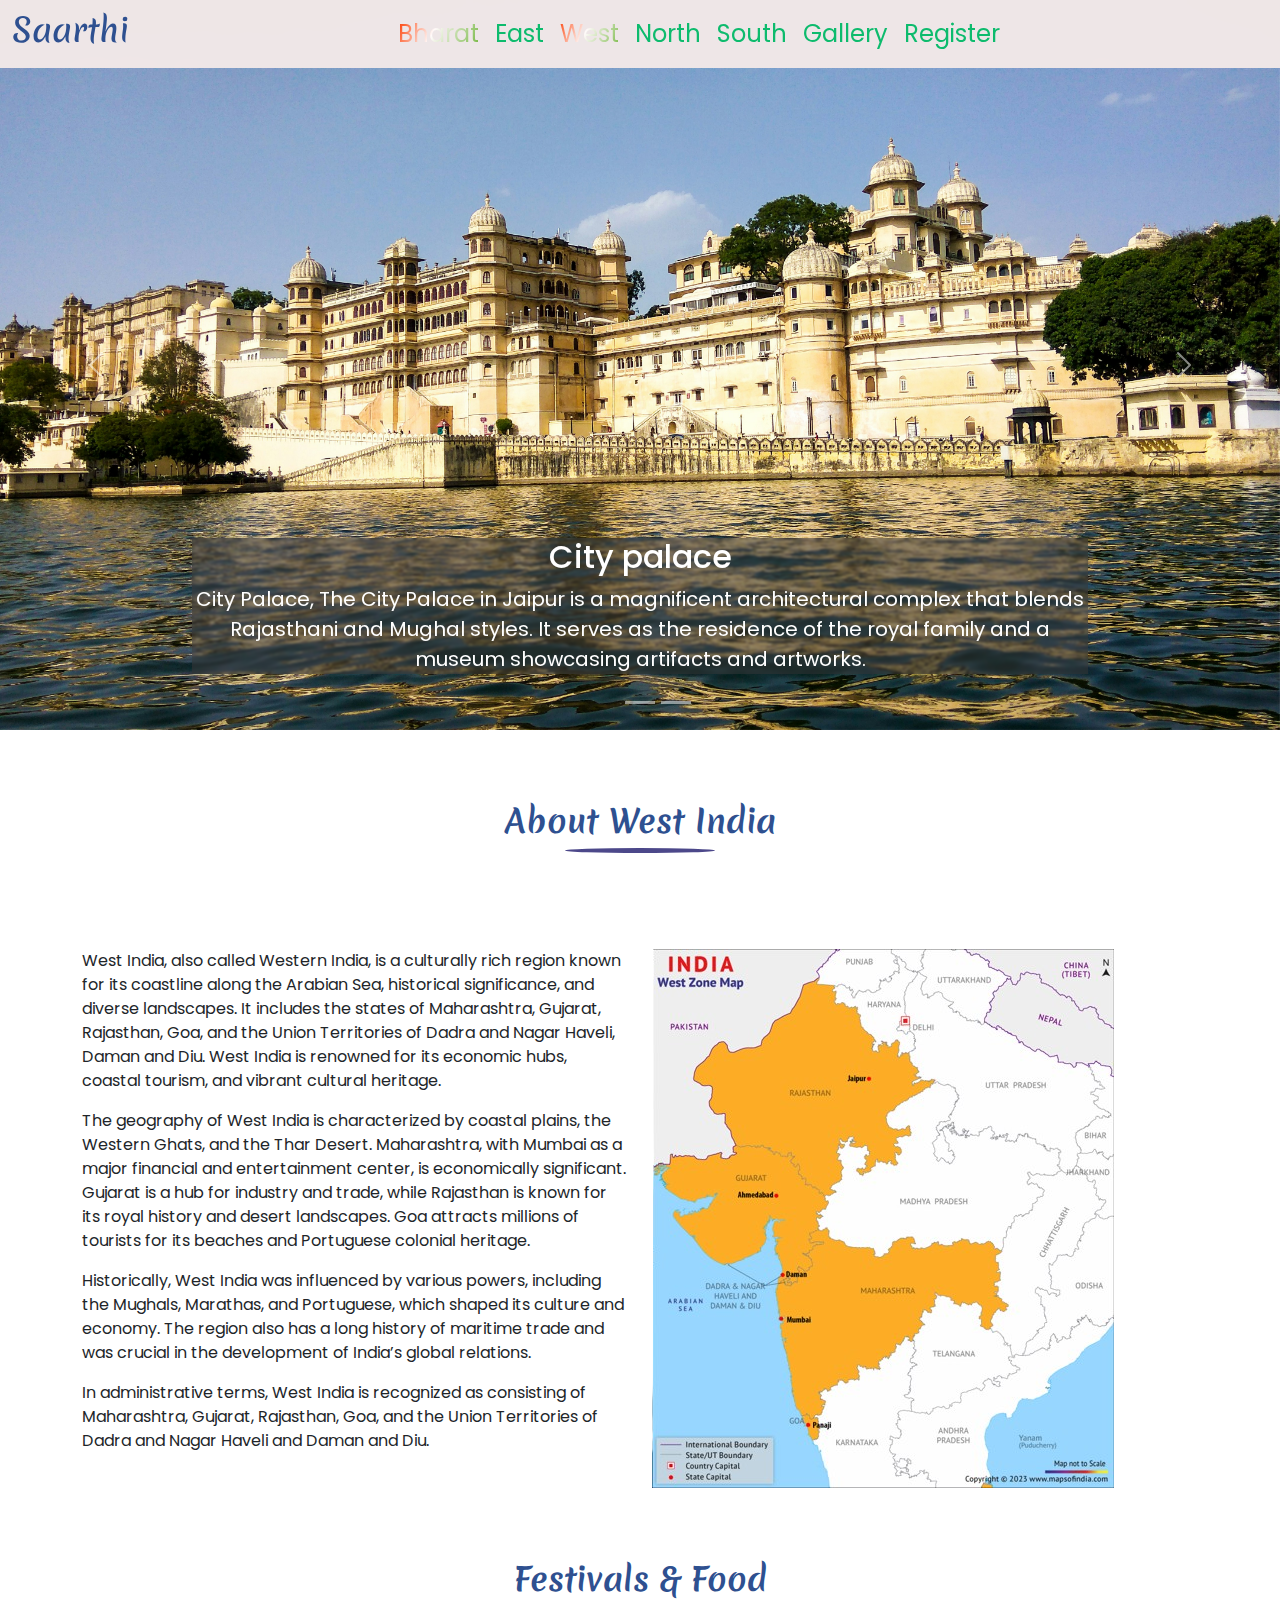
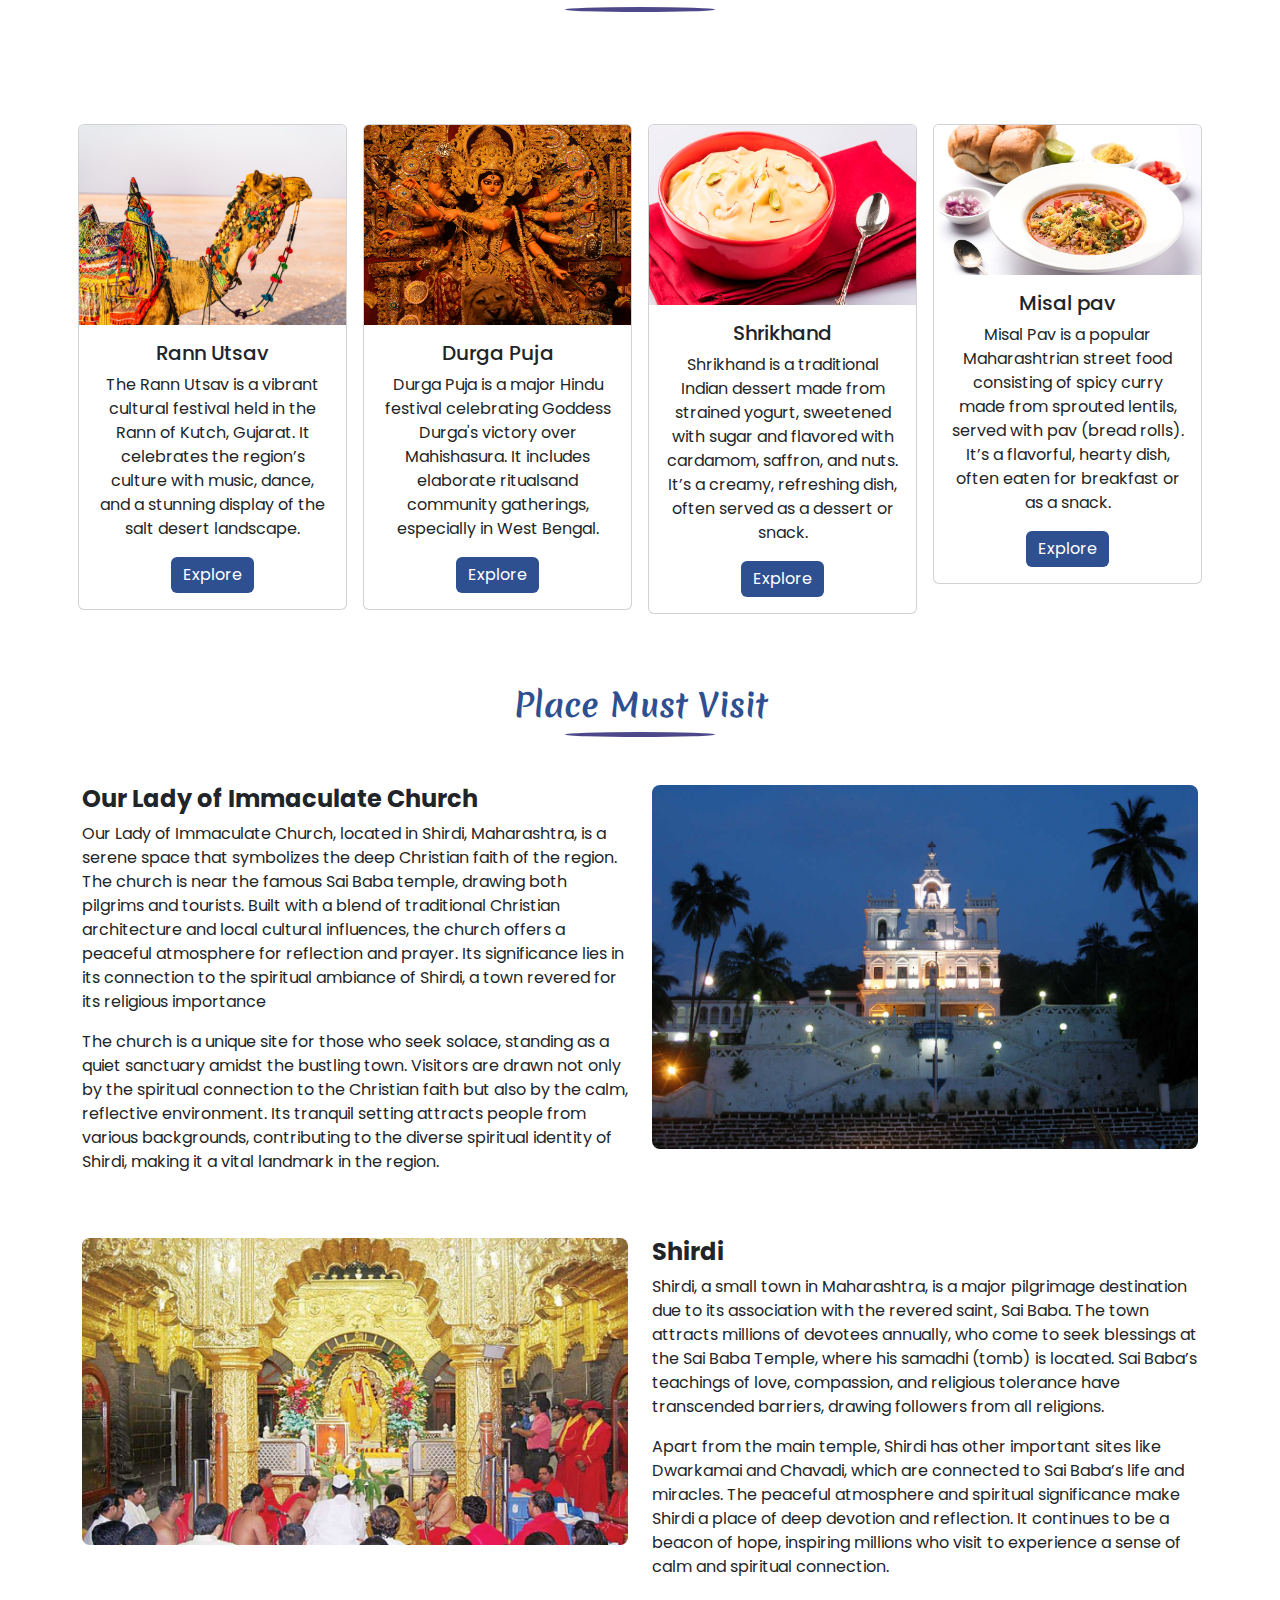
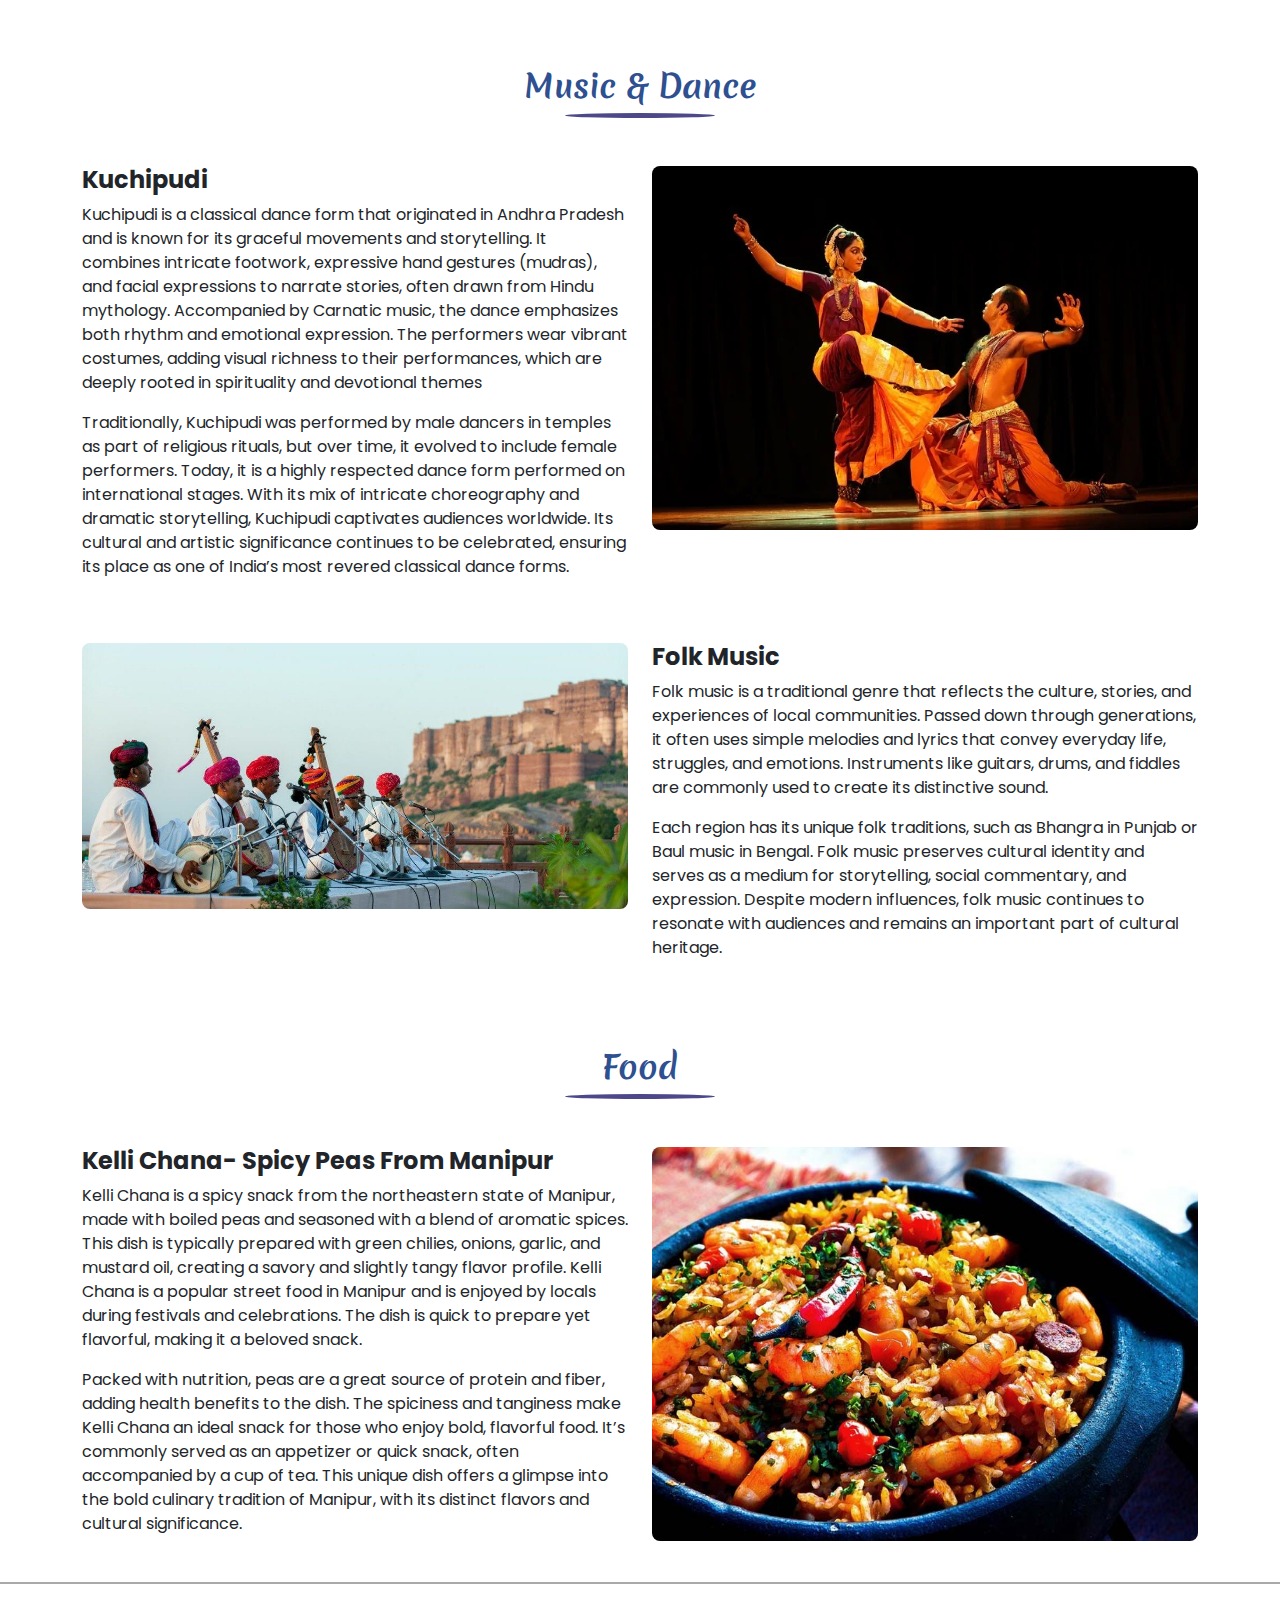
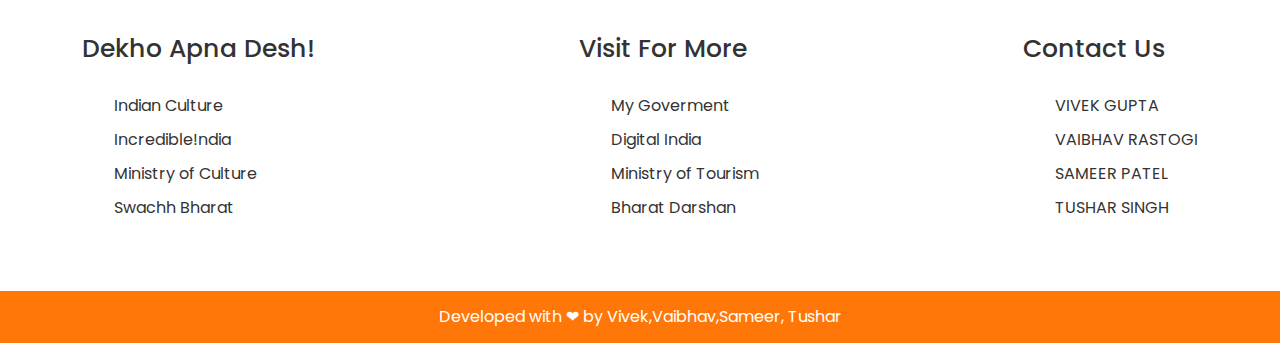
<file: innotech/webpage/west.html>
<!DOCTYPE html>
<html lang="en">
<head>
    <meta charset="UTF-8">
    <meta name="viewport" content="width=device-width, initial-scale=1.0">
    <title>West</title>
    <link rel="stylesheet" href="culture.css">
  
    <link href="https://cdn.jsdelivr.net/npm/bootstrap@5.3.3/dist/css/bootstrap.min.css" rel="stylesheet" integrity="sha384-QWTKZyjpPEjISv5WaRU9OFeRpok6YctnYmDr5pNlyT2bRjXh0JMhjY6hW+ALEwIH" crossorigin="anonymous">
<script src="https://cdn.jsdelivr.net/npm/bootstrap@5.3.3/dist/js/bootstrap.bundle.min.js" integrity="sha384-YvpcrYf0tY3lHB60NNkmXc5s9fDVZLESaAA55NDzOxhy9GkcIdslK1eN7N6jIeHz" crossorigin="anonymous"></script>
<link rel="stylesheet" href="https://cdnjs.cloudflare.com/ajax/libs/font-awesome/6.5.1/css/all.min.css" integrity="sha512-DTOQO9RWCH3ppGqcWaEA1BIZOC6xxalwEsw9c2QQeAIftl+Vegovlnee1c9QX4TctnWMn13TZye+giMm8e2LwA==" crossorigin="anonymous" referrerpolicy="no-referrer" />
<link type="image" rel="icon"
        href="https://upload.wikimedia.org/wikipedia/en/thumb/4/41/Flag_of_India.svg/800px-Flag_of_India.svg.png?20111003033457" />
</head>
<body>
    
    <nav class="navbar navbar-expand-lg fixed-top">
        <div class="container-fluid">
          <!-- <a class="navbar-brand" href="#"><img src="png-transparent-india-food-culture-of-india-drawing-doodle-cartoon-recreation-thumbnail-removebg-preview.png" alt="" width="120px"></a> -->
          <a href="/innotech/index.html" style="text-decoration: none;">
            <h2 style="color: orangered;" width="40px">Saarthi</h2>
          </a>

          <!-- <button class="navbar-toggler" type="button" data-bs-toggle="collapse" data-bs-target="#navbarSupportedContent" aria-controls="navbarSupportedContent" aria-expanded="false" aria-label="Toggle navigation">
            <span class="navbar-toggler-icon"></span>
          </button> -->
          <div class="collapse navbar-collapse" id="navbarSupportedContent">
            <ul class="navbar-nav mx-auto mb-2 mb-lg-0">
              <!-- <li class="nav-item">
                <a class="nav-link active acc" aria-current="page" href="/index.html">Home</a>
              </li> -->
              <li class="nav-item">
                <a class="nav-link active " aria-current="page" href="webpage.html">Bharat</a>
              </li>
              <li class="nav-item">
                <a class="nav-link" href="east.html">East</a>
              </li>
              <li class="nav-item">
                <a class="nav-link active " href="west.html">West</a>
              </li>
              <li class="nav-item">
                <a class="nav-link" href="north.html">North</a>
              </li>
              <li class="nav-item">
                <a class="nav-link" href="south.html">South</a>
              </li>
              <li class="nav-item">
                <a class="nav-link" href="gallery.html">Gallery</a>
              </li>
              <li class="nav-item">
                <a class="nav-link" href="/innotech/login.html">Register</a>
              </li>
          </div>
        </div>
      
    </nav>
    <div id="carouselExampleCaptions" class="carousel slide">
      <div class="carousel-indicators">
        <button type="button" data-bs-target="#carouselExampleCaptions" data-bs-slide-to="0" class="active" aria-current="true" aria-label="Slide 1"></button>
        <button type="button" data-bs-target="#carouselExampleCaptions" data-bs-slide-to="1" aria-label="Slide 2"></button>
        <button type="button" data-bs-target="#carouselExampleCaptions" data-bs-slide-to="2" aria-label="Slide 3"></button>
      </div>
      <div class="carousel-inner">
        <div class="carousel-item active">
          <img src="pranav-panchal-IEArgDckRuQ-unsplash.jpg" class="d-block w-100" alt="..." width="100%" height="730px">
          <div class="carousel-caption d-none d-md-block">
           <div class="back">
            <h5 class=" fs-2 ">City palace</h5>
            <p class="text-white fs-5 fw-normal">City Palace, The City Palace in Jaipur is a magnificent architectural complex that blends Rajasthani and Mughal styles. It serves as the residence of the royal family and a museum showcasing artifacts and artworks.</p>
           </div>
          </div>
        </div>
        <div class="carousel-item">
          <img src="ravisankar-s-Yn2htl122Bk-unsplash.jpg" class="d-block w-100" alt="..."width="100%" height="730px">
          <div class="carousel-caption d-none d-md-block">
        <div class="back">
          <h5 class="fs-2">Jaisalmer fort</h5>
          <p class="text-white fs-5 fw-normal">Jaisalmer Fort, Jaisalmer Fort, also known as Sonar Quila, is a UNESCO World Heritage Site in Rajasthan. A living fort with shops and residences, it reflects Rajasthan’s rich history and architecture.</p>
        </div>
          </div>
        </div>
        <div class="carousel-item">
          <img src="goa.jpg" class="d-block w-100" alt="..."width="100%" height="730px">
          <div class="carousel-caption d-none d-md-block">
     <div class="back">
      <h5 class="fs-2">Goa Beach</h5>
      <p class="text-white fs-5 fw-normal">Goa Beach, Goa beaches are famous for their golden sands, clear waters, and vibrant nightlife. Popular destinations like Baga, Anjuna, and Palolem offer a perfect blend of relaxation, adventure, and culture.</p>
     </div>
          </div>
        </div>
      </div>
      <button class="carousel-control-prev" type="button" data-bs-target="#carouselExampleCaptions" data-bs-slide="prev">
        <span class="carousel-control-prev-icon" aria-hidden="true"></span>
        <span class="visually-hidden">Previous</span>
      </button>
      <button class="carousel-control-next" type="button" data-bs-target="#carouselExampleCaptions" data-bs-slide="next">
        <span class="carousel-control-next-icon" aria-hidden="true"></span>
        <span class="visually-hidden">Next</span>
      </button>
    </div>


    <div class="container mt-5 pt-4 text-center">
      <h2 class="fw-bolder">About West India</h2>
      <div class="line rounded-circle mx-auto" style="width: 150px ;height:5px;"></div>
            </div>

<div class="container mt-5 pt-5">
  <div class="row">
    <div class="col col-12 col-sm-12 col-md-5 col-lg-6">
      <p>West India, also called Western India, is a culturally rich region known for its coastline along the Arabian Sea, historical significance, and diverse landscapes. It includes the states of Maharashtra, Gujarat, Rajasthan, Goa, and the Union Territories of Dadra and Nagar Haveli, Daman and Diu. West India is renowned for its economic hubs, coastal tourism, and vibrant cultural heritage.</p>
      <p>The geography of West India is characterized by coastal plains, the Western Ghats, and the Thar Desert. Maharashtra, with Mumbai as a major financial and entertainment center, is economically significant. Gujarat is a hub for industry and trade, while Rajasthan is known for its royal history and desert landscapes. Goa attracts millions of tourists for its beaches and Portuguese colonial heritage.</p>
      <p>Historically, West India was influenced by various powers, including the Mughals, Marathas, and Portuguese, which shaped its culture and economy. The region also has a long history of maritime trade and was crucial in the development of India’s global relations.</p>
      <p>In administrative terms, West India is recognized as consisting of Maharashtra, Gujarat, Rajasthan, Goa, and the Union Territories of Dadra and Nagar Haveli and Daman and Diu.</p>
    </div>
    <div class="col  col-12 col-sm-12 col-md-5 col-lg-6">
      <img src="india-west-zone-map-removebg-preview.png" alt="" class="img-fluid">
    </div>
  </div>
</div>



<div class="container mt-5 pt-4 text-center">
  <h2 class="fw-bolder">Festivals & Food</h2>
  <div class="line rounded-circle mx-auto" style="width: 150px ;height:5px;"></div>
        </div>

        <div class="container mt-5 pt-5">
          <div class="row text-center text-start">
            <div class="col col-12 col-sm-12 col-md-6 col-lg-3 g-3">
              <div class="card"  >
                <img src="Rann_Utsav-1500x1000.jpg" class="card-img-top" alt="..."  height="200px">
                <div class="card-body">
                  <h5 class="card-title">Rann Utsav
                  </h5>
                  <p class="card-text">The Rann Utsav is a vibrant cultural festival held in the Rann of Kutch, Gujarat. It celebrates the region’s culture with music, dance, and a stunning display of the salt desert landscape.</p>
                  <a href="north.html" class="btn btn-primary">Explore</a>
                </div>
              </div>
            </div>           <!-- col -->
          <!-- col -->
  
            <div class="col col-12 col-sm-12 col-md-6 col-lg-3 g-3">
              <div class="card" >
                <img src="tanuj-adhikary-B3Knp6y8q4M-unsplash.jpg" class="card-img-top" alt="..." height="200px">
                <div class="card-body">
                  <h5 class="card-title">Durga Puja</h5>
                  <p class="card-text">Durga Puja is a major Hindu festival celebrating Goddess Durga's victory over Mahishasura. It includes elaborate ritualsand community gatherings, especially in West Bengal.</p>
                  <a href="south.html" class="btn btn-primary">Explore</a>
                </div>
              </div>
            </div>           <!-- col -->
  
            <div class="col col-12 col-sm-12 col-md-6 col-lg-3 g-3">
              <div class="card" >
                <img src="b40366bbc02a4ad583c12a036f44e69a.jpg" class="card-img-top" alt="..." height="180px">
                <div class="card-body">
                  <h5 class="card-title">Shrikhand</h5>
                  <p class="card-text">Shrikhand is a traditional Indian dessert made from strained yogurt, sweetened with sugar and flavored with cardamom, saffron, and nuts. It’s a creamy, refreshing dish, often served as a dessert or snack.</p>
                  <a href="east.html" class="btn btn-primary">Explore</a>
                </div>
              </div>
            </div>           <!-- col -->
  
            <div class="col col-12 col-sm-12 col-md-6 col-lg-3 g-3">
              <div class="card">
                <img src="31581c6651644769875834e8dc60bec0.jpg" class="card-img-top" alt="...">
                <div class="card-body">
                  <h5 class="card-title">Misal pav</h5>
                  <p class="card-text"> Misal Pav is a popular Maharashtrian street food consisting of spicy curry made from sprouted lentils, served with pav (bread rolls). It’s a flavorful, hearty dish, often eaten for breakfast or as a snack.</p>
                  <a href="west.html" class="btn btn-primary">Explore</a>
                </div>
              </div>
            </div>           <!-- col -->
          </div> <!-- row -->
        </div>
  






        <div class="container mt-5 pt-4 text-center">
          <h2 class="fw-bolder">Place Must Visit</h2>
          <div class="line rounded-circle mx-auto" style="width: 150px ;height:5px;"></div>
                </div>
                <div class="container mt-5">
                  <div class="row">
                    <div class="col  col-12 col-sm-12 col-md-5 col-lg-6">
                <h4 class="fw-bold"> Our Lady of Immaculate Church</h4>
                <p>Our Lady of Immaculate Church, located in Shirdi, Maharashtra, is a serene space that symbolizes the deep Christian faith of the region. The church is near the famous Sai Baba temple, drawing both pilgrims and tourists. Built with a blend of traditional Christian architecture and local cultural influences, the church offers a peaceful atmosphere for reflection and prayer. Its significance lies in its connection to the spiritual ambiance of Shirdi, a town revered for its religious importance</p>
                <p>The church is a unique site for those who seek solace, standing as a quiet sanctuary amidst the bustling town. Visitors are drawn not only by the spiritual connection to the Christian faith but also by the calm, reflective environment. Its tranquil setting attracts people from various backgrounds, contributing to the diverse spiritual identity of Shirdi, making it a vital landmark in the region.</p>
                    </div>
                
                <div class="col  col-12 col-sm-12 col-md-7 col-lg-6">
                  <img src="imageedit_8_7005480967 (1).jpg" alt="" class="img-fluid  rounded-3">
                </div>
                  </div>
                </div>


                <div class="container mt-5">
                  <div class="row">
                    <div class="col  col-12 col-sm-12 col-md-7 col-lg-6">
                      <img src="SHIRDI.jpg" alt="" class="img-fluid  rounded-3">
                    </div>
                    <div class="col  col-12 col-sm-12 col-md-5 col-lg-6">
                <h4 class="fw-bold">Shirdi</h4>
                <p>Shirdi, a small town in Maharashtra, is a major pilgrimage destination due to its association with the revered saint, Sai Baba. The town attracts millions of devotees annually, who come to seek blessings at the Sai Baba Temple, where his samadhi (tomb) is located. Sai Baba’s teachings of love, compassion, and religious tolerance have transcended barriers, drawing followers from all religions.</p>
                <p>Apart from the main temple, Shirdi has other important sites like Dwarkamai and Chavadi, which are connected to Sai Baba’s life and miracles. The peaceful atmosphere and spiritual significance make Shirdi a place of deep devotion and reflection. It continues to be a beacon of hope, inspiring millions who visit to experience a sense of calm and spiritual connection.</p>
                    </div>
                
           
                  </div>
                </div>






                <div class="container mt-5 pt-4 text-center">
                  <h2 class="fw-bolder">Music & Dance</h2>
                  <div class="line rounded-circle mx-auto" style="width: 150px ;height:5px;"></div>
                        </div>
                        <div class="container mt-5">
                          <div class="row">
                            <div class="col  col-12 col-sm-12 col-md-5 col-lg-6">
                        <h4 class="fw-bold">Kuchipudi</h4>
                        <p>Kuchipudi is a classical dance form that originated in Andhra Pradesh and is known for its graceful movements and storytelling. It combines intricate footwork, expressive hand gestures (mudras), and facial expressions to narrate stories, often drawn from Hindu mythology. Accompanied by Carnatic music, the dance emphasizes both rhythm and emotional expression. The performers wear vibrant costumes, adding visual richness to their performances, which are deeply rooted in spirituality and devotional themes</p>
                         <p>Traditionally, Kuchipudi was performed by male dancers in temples as part of religious rituals, but over time, it evolved to include female performers. Today, it is a highly respected dance form performed on international stages. With its mix of intricate choreography and dramatic storytelling, Kuchipudi captivates audiences worldwide. Its cultural and artistic significance continues to be celebrated, ensuring its place as one of India’s most revered classical dance forms.</p>
                  
                            </div>
                        
                        <div class="col  col-12 col-sm-12 col-md-7 col-lg-6">

                          <div class="cardd img-fluid position-relative overflow-hidden">
                          <img src="Kuchipudi-1.webp" alt="" class="img-fluid  rounded-3">
                        
                        <div class="imgtxt position-absolute ">
                          <p>Lorem ipsum dolor sit amet consectetur adipisicing elit. Repellat, minus. Nihil perferendis facere necessitatibus magni! Omnis fugit modi dolores quisquam.</p>
                        </div>
                      </div>



                        </div>
                          </div>
                        </div>
        
        
                        <div class="container mt-5">
                          <div class="row">
                            <div class="col  col-12 col-sm-12 col-md-7 col-lg-6">
                              <img src="Folk-music-of-india-1.jpg" alt="" class="img-fluid  rounded-3">
                            </div>
                            <div class="col  col-12 col-sm-12 col-md-5 col-lg-6">
                        <h4 class="fw-bold"> Folk Music</h4>
                        <p>Folk music is a traditional genre that reflects the culture, stories, and experiences of local communities. Passed down through generations, it often uses simple melodies and lyrics that convey everyday life, struggles, and emotions. Instruments like guitars, drums, and fiddles are commonly used to create its distinctive sound.</p>
                         <p>Each region has its unique folk traditions, such as Bhangra in Punjab or Baul music in Bengal. Folk music preserves cultural identity and serves as a medium for storytelling, social commentary, and expression. Despite modern influences, folk music continues to resonate with audiences and remains an important part of cultural heritage.</p>                       
                            </div>
                        
                   
                          </div>
                        </div>
        

                        <div class="container mt-5 pt-4 text-center">
                          <h2 class="fw-bolder">Food</h2>
                          <div class="line rounded-circle mx-auto" style="width: 150px ;height:5px;"></div>
                                </div>
                                <div class="container mt-5">
                                  <div class="row">
                                    <div class="col  col-12 col-sm-12 col-md-5 col-lg-6">
                                <h4 class="fw-bold">Kelli Chana- Spicy Peas From Manipur</h4>
                                <p>Kelli Chana is a spicy snack from the northeastern state of Manipur, made with boiled peas and seasoned with a blend of aromatic spices. This dish is typically prepared with green chilies, onions, garlic, and mustard oil, creating a savory and slightly tangy flavor profile. Kelli Chana is a popular street food in Manipur and is enjoyed by locals during festivals and celebrations. The dish is quick to prepare yet flavorful, making it a beloved snack.</p>
                                 <p>Packed with nutrition, peas are a great source of protein and fiber, adding health benefits to the dish. The spiciness and tanginess make Kelli Chana an ideal snack for those who enjoy bold, flavorful food. It’s commonly served as an appetizer or quick snack, often accompanied by a cup of tea. This unique dish offers a glimpse into the bold culinary tradition of Manipur, with its distinct flavors and cultural significance.</p>
                                    </div>
                                
                                <div class="col  col-12 col-sm-12 col-md-7 col-lg-6">
                                  <img src="Kelli-Chana.jpg" alt="" class="img-fluid  rounded-3">
                                </div>
                                  </div>
                                </div>
                
                
                                <!-- <div class="container mt-5">
                                  <div class="row">
                                    <div class="col  col-12 col-sm-12 col-md-7 col-lg-6">
                                      <img src="728691b02df3490bbbecdea8422530d1.jpg" alt="" class="img-fluid  rounded-3">
                                    </div>
                                    <div class="col  col-12 col-sm-12 col-md-5 col-lg-6">
                                <h4 class="fw-bold">Rasgulla </h4>
                                <p>Rasgulla is a popular Bengali sweet made from soft, spongy balls of chhena (Indian cottage cheese) soaked in a sugary syrup. Known for its light texture and delicate sweetness, it has become a beloved dessert across India. The preparation involves kneading chhena into round shapes, boiling them in sugar syrup, and allowing them to absorb the syrup's sweetness.</p>
                                 <p>Rasgulla is traditionally served during festivals like Durga Puja and Diwali, symbolizing celebration and joy. Its melt-in-the-mouth texture and rich flavor have made it a favorite dessert not only in Bengal but also in many parts of India.
                                 </p>
                                    </div> -->
                                
                           
                                  </div>
                                </div>
                                <footer>
                                  <div class="container">
                                      <div class="footer-par">
                                          <!-- <div class="footer-1">
                                              <h2>Travel with us</h2>
                                          </div> -->
                                          <div class="footer-2 fot-info">
                                              <h3>Dekho Apna Desh!</h3>
                                              <ul>
                                                  <li><a href="https://indianculture.gov.in/">Indian Culture</a></li>
                                                  <li><a
                                                          href="https://www.incredibleindia.org/content/incredible-india-v2/en.html">Incredible!ndia</a>
                                                  </li>
                                                  <li><a href="http://www.indiaculture.nic.in/hi">Ministry of Culture</a></li>
                                                  <li><a href="https://swachhbharatmission.gov.in/SBMCMS/index.htm">Swachh Bharat</a></li>
                                              </ul>
                                          </div>
                                          <div class="footer-3 fot-info">
                                              <h3>Visit For More</h3>
                                              <ul>
                                                  <li><a href="https://www.mygov.in/">My Goverment</a></li>
                                                  <li><a href="https://www.digitalindia.gov.in/">Digital India</a></li>
                                                  <li><a href="https://tourism.gov.in/">Ministry of Tourism</a></li>
                                                  <li><a href="https://bharatdarshanpark.com/">Bharat Darshan</a></li>
                                              </ul>
                                          </div>
                                          <div class="footer-4 fot-info">
                                              <h3>Contact Us</h3>
                                              <ul>
                                                <li><a href="https://github.com/learnervivek">VIVEK GUPTA</a></li>
                                                <li><a href="https://github.com/vaibhav2616">VAIBHAV RASTOGI</a></li>
                                                <li><a href="https://github.com/sameerpatel01">SAMEER PATEL</a></li>
                                                <li><a href="https://github.com/tusharsingh1206">TUSHAR SINGH</a></li>
                              
                          
                                              </ul>
                                          </div>
                                      </div>
                                  </div>
                                  <p class="copyright">Developed with ❤ by Vivek,Vaibhav,Sameer, Tushar</p>
                              </footer>
                          
                              <script>
                                window.embeddedChatbotConfig = {
                                    chatbotId: "jUqV7s6BVVvzN-EKd3yrP",
                                    domain: "www.chatbase.co"
                                }
                            </script>
                            <script src="https://www.chatbase.co/embed.min.js" chatbotId="jUqV7s6BVVvzN-EKd3yrP" domain="www.chatbase.co" defer>
                            </script>

        
</body>
</html>
</file>
<file: innotech/webpage/culture.css>
@import url('https://fonts.googleapis.com/css2?family=Merienda:wght@300..900&display=swap');

@import url('https://fonts.googleapis.com/css2?family=Poppins:ital,wght@0,100;0,200;0,300;0,400;0,500;0,600;0,700;0,800;0,900;1,100;1,200;1,300;1,400;1,500;1,600;1,700;1,800;1,900&display=swap');
*
{
    margin: 0;
    padding: 0;
}
.navbar
{
    background: #f0e7e7fc!important;
    backdrop-filter: blur(8px)!important;
    text-align: center !important;
}
.navbar .nav-items .nav-link
{
    text-align: center;
    padding: 16px 16px;
}
.navbar-toggler:focus
{
    box-shadow: 0 0 10px white!important;
    border: 2px solid white;
}

.nav-link
{
    color: rgb(13, 187, 109) !important;
    font-size: 1.5rem!important;
   
}
.nav-link:hover{
    background: linear-gradient(117deg, rgba(252, 63, 5, 1) 12%, rgba(255, 250, 250, 0.9698004201680672) 45%, rgb(80, 165, 15) 100%)!important;
    color: transparent!important;
    -webkit-background-clip: text!important;
}
.active
{
    background: linear-gradient(117deg, rgba(252, 63, 5, 1) 12%, rgba(255, 250, 250, 0.9698004201680672) 45%, rgb(80, 165, 15) 100%)!important;
    color: transparent!important;
    -webkit-background-clip: text!important;
}
:root
{
    --bg-danger:#2e5090!important;
    --bg-white:#ffffff;
    --bg-light-white:#f5f5f5;
--bg-primary:#00d4ff!important;
--secondary-font: "Merienda", cursive;
    --primary-font:"Poppins",sans-serif;

    --text-white:#ffffff;
    --text-black:#131313;
    --text-gray:#aaa;
    --text-dark-gray:#777;
}
body{
    font-family: var(--primary-font)!important;
    background-color: var(--bg-white);
    color: var(--text-black);
    font-size: 16px;
    font-weight: 400;
    line-height: 1.75rem;
    overflow-x: hidden;
}
h2
{
    font-family: var(--secondary-font)!important;
    color: var(--bg-danger)!important;
}
/* p{
   color:#393c5b!important;
} */
.btn
{
    background-color:var(--bg-danger)!important;
    color: var(--text-white)!important;
    transition: .3s all linear!important;
    border: none!important;
}
.btn:hover
{
    background-color:#802bb1!important;
    color: var(--text-white)!important;
    border: none!important;
    transform: translateY(-5px);
    box-shadow: 0 0 20px rgba(0, 0, 0, 0.2);
}


nav {
    position: fixed;
    z-index: 99;
    width: 100%;
    padding: 30px 0;
    transition: all 0.5s ease;
}

.nav-fixed {
    background-color: #fff;
    padding: 10px 0;
    box-shadow: 2px 2px 10px #bbb;
}

.nav-fixed h2 {
    color: #ff7702 !important;
}

.nav-fixed .nav ul a {
    color: #138808;
}

.menu-par {
    display: flex;
    align-items: center;
    justify-content: space-between;
}

.nav ul li {
    display: inline-block;
}

.nav ul a {
    color: #fff;
    padding: 10px;
    position: relative;
}

.nav ul a:before {
    content: "s";
    background-color: #ff7702;
    position: absolute;
    top: 0;
    width: 0%;
    height: 2px;
    font-size: 0px;
    left: 10px;
    transition: all 0.5s ease;
}

.nav ul a:hover:before {
    width: 74%;
} 

.home_header_info h1 {
    font-size: 45px;
    padding: 20px 0px;
    letter-spacing: 4px;
    text-transform: uppercase;
    font-weight: bold;
}

.logo-par h2 {
    color: #fff;
    font-size: 40px;
}

.home_header_info p {
    font-size: 15px;
    line-height: 30px;
    width: 80%;
    margin: 0 auto;
}

.home_header_info a {
    background-color: #fff;
    color: #138808;
    text-decoration: none;
    padding: 17px 45px;
    margin-top: 25px;
    display: inline-block;
    font-size: 14px;
    position: relative;
    overflow: hidden;
}

.home_header_info a:hover {
    color: #fff;
}

.home_header_info a:after {
    content: "Read More";
    background-color: #138808;
    width: 0%;
    font-size: 15px;
    height: 100%;
    line-height: 50px;
    color: #fff;
    position: absolute;
    top: 0;
    left: 0;
    transition: all 0.5s ease;
    right: 0;
}

.home_header_info a:hover:after {
    width: 100%;
}

.toggle-btn {
    display: none;
    color: #fff;
}


.line
{
    background-color: #4c488a!important;
}
.card
{
    transition: .3s all ease-in-out;
}
.card img
{
    transition: .3s all linear;
}
.card:hover
{
    transform: translateY(-5px);
    box-shadow: 0 0 20px rgba(0, 0, 0, 0.2);
}

.end
{
    background: #38373781!important;
    backdrop-filter: blur(8px)!important;
    text-align: center !important;
    color: white!important;
}
.off
{
    color: white!important; 
}
.icons i
{
    font-size: 35px;
    padding-left: 20px;
    transition: .5s all linear;
}
.icons i:hover
{
    transform: scale(1.2);
    cursor: pointer;
    color: var(--bg-primary)!important; 
}
.back
{
    background: #38373781!important;
    backdrop-filter: blur(1px)!important;
    text-align: center !important;
    color: white!important;
}
.iconheart
{
    animation: heart .5s linear infinite alternate;
    transform: scale(1);
    
}
@keyframes heart {
    from{
        transform: scale(.7);
    }
    to{
        transform: scale(1);
    }
}
/* gallery section */
.filter-gal-par {
    display: flex;
    justify-content: space-around;
    flex-wrap: wrap;
}
.filter-gal-par a{
    text-decoration: none;
}
/* footer section */
footer {
    border-top: 2px solid #a8a9a9;
    margin-top: 30px;
}

.footer-1 h2 {
    color: #138808;
    font-size: 30px;
}

.fot-info h3 {
    color: #333;
    font-size: 25px;
    display: inline-block;
    padding-bottom: 5px;
    margin-bottom: 20px;
}

.fot-info ul {
    list-style: none;
}

.fot-info ul li a {
    color: #333;
    text-decoration: none;
    padding: 5px 0px;
    display: inline-block;
    transition: all 0.6s ease;
}

.fot-info ul li a:hover {
    padding-left: 5px;
}

.copyright {
    text-align: center;
    background-color: #ff7708;
    color: #ffffff;
    padding: 14px 0px;
    margin: 50px 0px 0px 0px;
}
.footer-par {
    display: flex;
    justify-content: space-between;
    margin: 50px 0px 0px;
}
</file>
